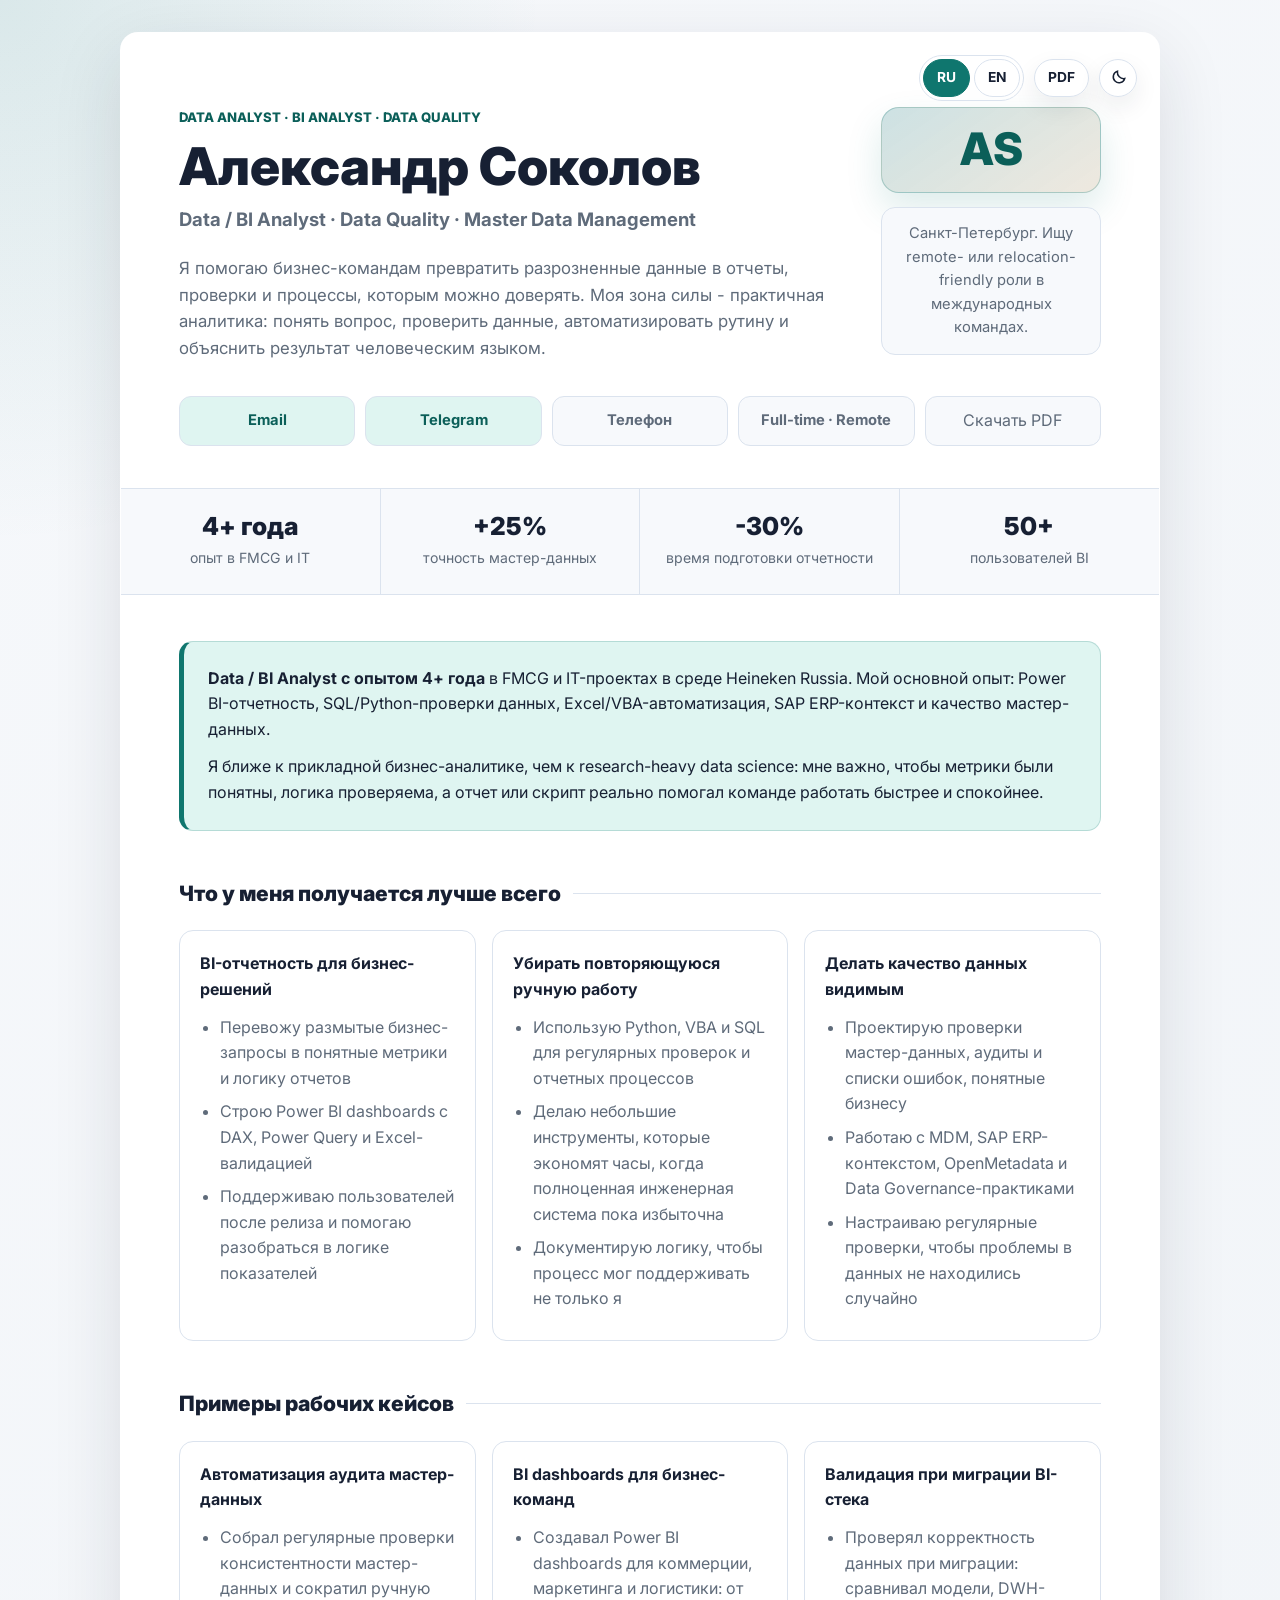
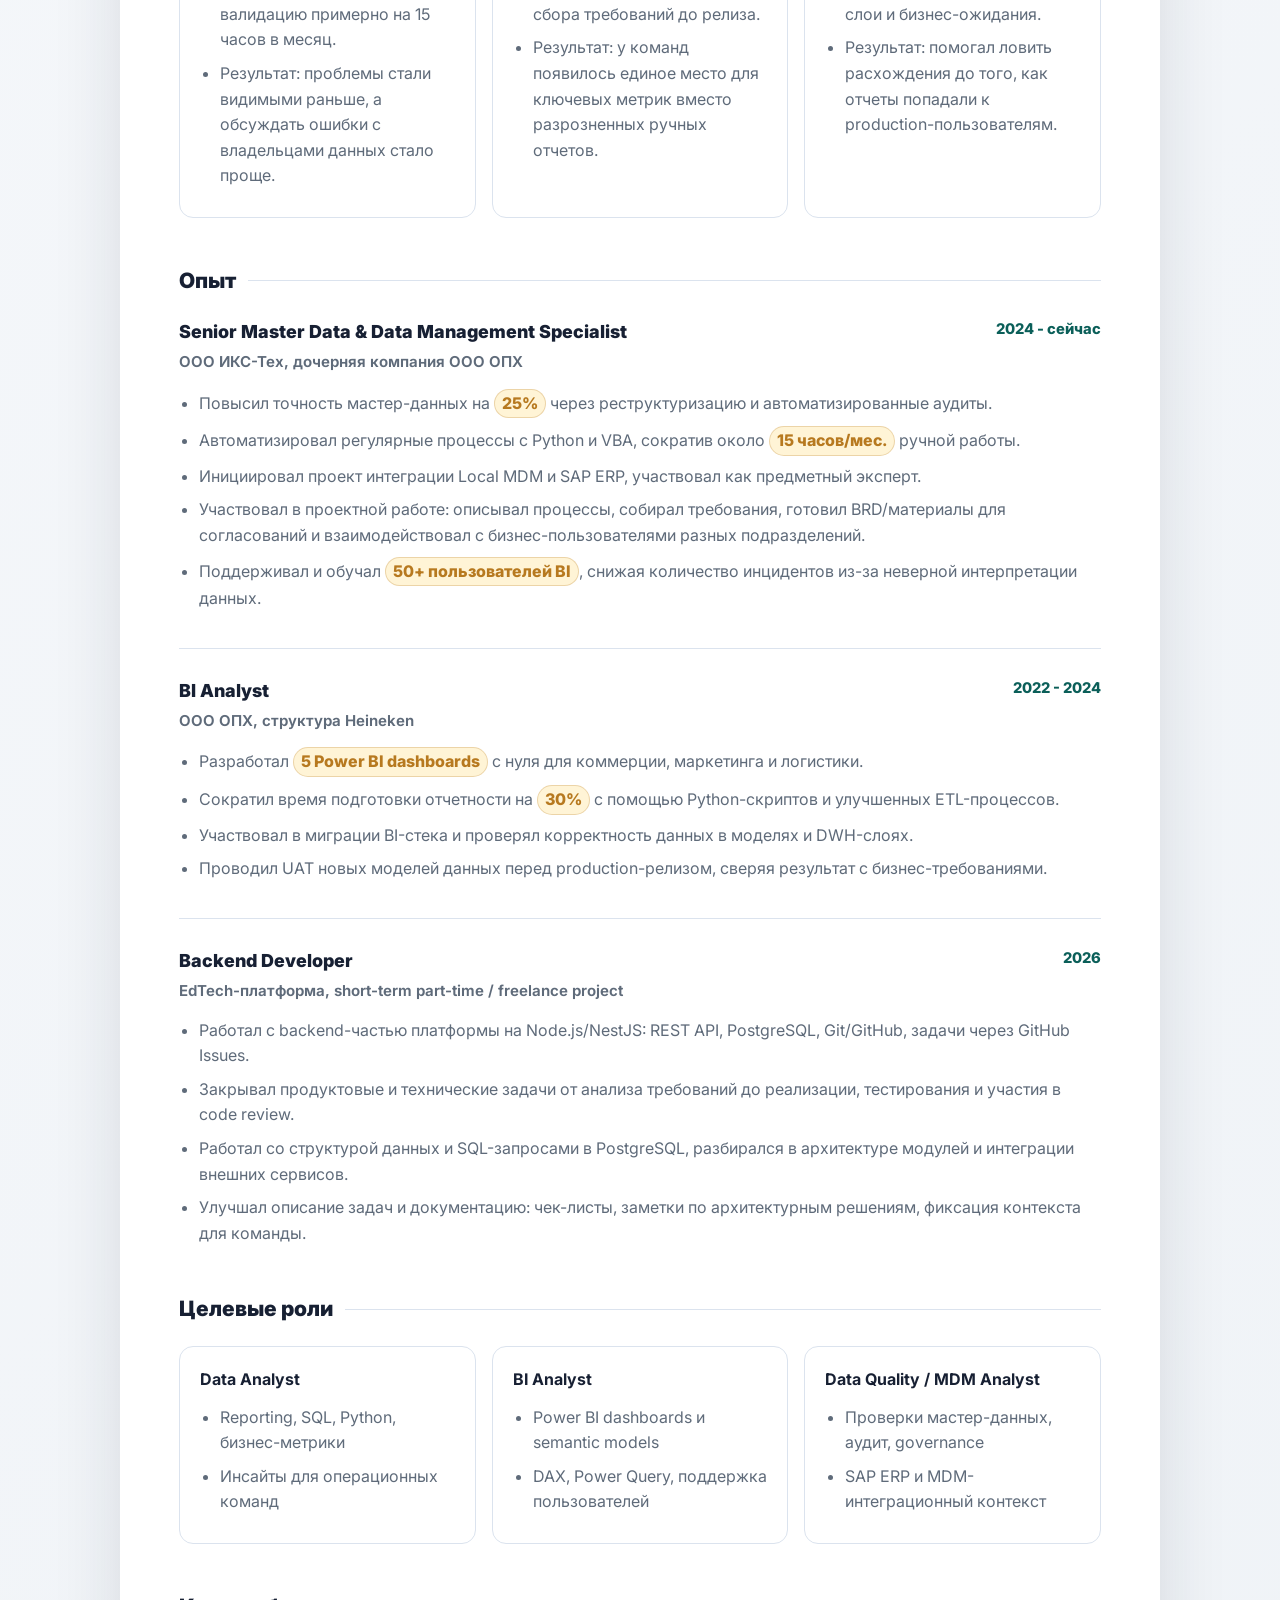
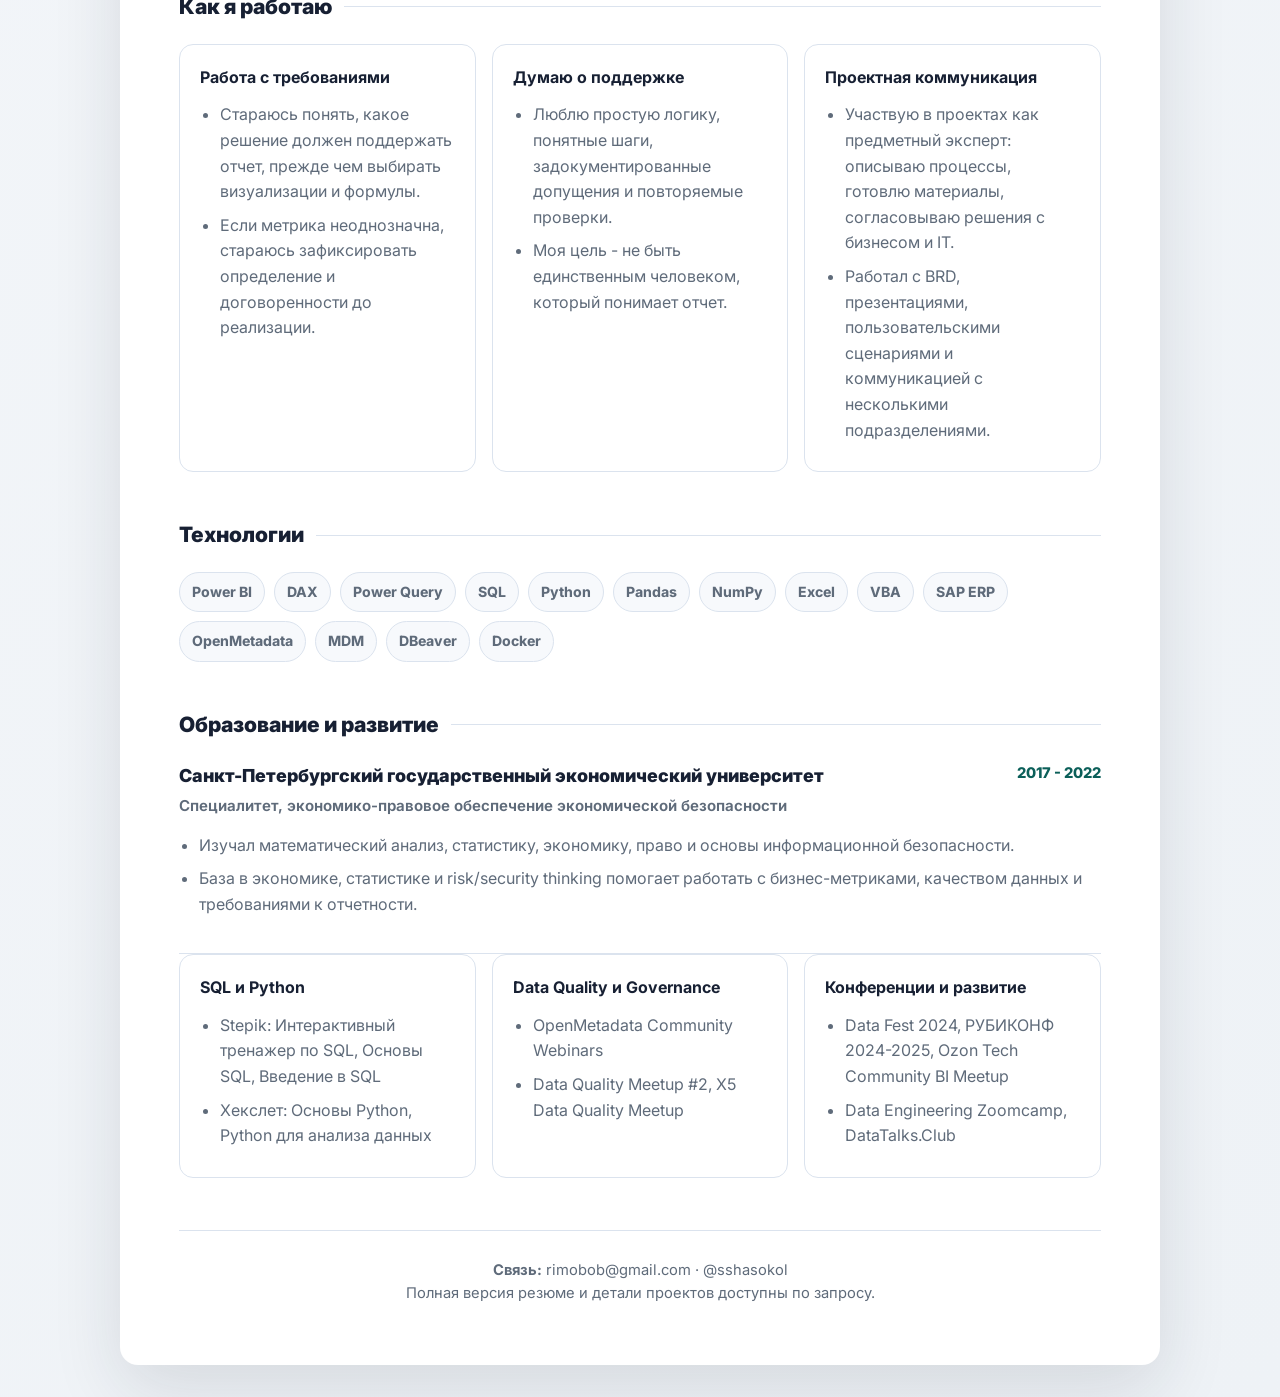
<file: index.html>
<!DOCTYPE html>
<html lang="ru">
<head>
    <meta charset="UTF-8">
    <meta name="viewport" content="width=device-width, initial-scale=1.0">
    <title>Александр Соколов | Data / BI Analyst</title>
    <meta name="description" content="Data / BI Analyst с опытом 4+ года в FMCG и IT: Power BI, SQL, Python, Data Quality, Data Governance и Master Data Management.">
    <meta name="author" content="Александр Соколов">
    <meta name="keywords" content="Data Analyst, BI Analyst, Power BI, SQL, Python, Data Quality, Data Governance, MDM, FMCG">
    <meta property="og:title" content="Александр Соколов | Data / BI Analyst">
    <meta property="og:description" content="Power BI, SQL, Python automation, Data Quality и Master Data Management.">
    <meta property="og:url" content="https://sshasokol.github.io/">
    <meta property="og:type" content="profile">
    <meta name="twitter:card" content="summary">
    <link rel="canonical" href="https://sshasokol.github.io/">
    <link rel="alternate" hreflang="ru" href="https://sshasokol.github.io/">
    <link rel="alternate" hreflang="en" href="https://sshasokol.github.io/en/">
    <link rel="preconnect" href="https://fonts.googleapis.com">
    <link rel="preconnect" href="https://fonts.gstatic.com" crossorigin>
    <link href="https://fonts.googleapis.com/css2?family=Inter:wght@400;500;650;700;800&display=swap" rel="stylesheet">
    <link rel="stylesheet" href="assets/css/style.css">
</head>
<body>
    <main class="page">
        <article class="resume-card">
            <div class="top-actions" aria-label="Управление страницей">
                <nav class="lang-switcher" aria-label="Язык">
                    <a class="lang-btn active" href="./" aria-current="page">RU</a>
                    <a class="lang-btn" href="en/index.html">EN</a>
                </nav>
                <a class="action-btn" href="assets/pdf/alexandr-sokolov-cv-ru.pdf" download>PDF</a>
                <button class="theme-toggle" type="button" data-theme-toggle aria-label="Переключить тему"></button>
            </div>

            <header class="hero">
                <div>
                    <p class="eyebrow">Data Analyst · BI Analyst · Data Quality</p>
                    <h1 class="name">Александр Соколов</h1>
                    <p class="title">Data / BI Analyst · Data Quality · Master Data Management</p>
                    <p class="tagline">Я помогаю бизнес-командам превратить разрозненные данные в отчеты, проверки и процессы, которым можно доверять. Моя зона силы - практичная аналитика: понять вопрос, проверить данные, автоматизировать рутину и объяснить результат человеческим языком.</p>
                </div>

                <aside class="hero-aside" aria-label="Краткий профиль">
                    <div class="avatar" aria-hidden="true">AS</div>
                    <p class="availability">Санкт-Петербург. Ищу remote- или relocation-friendly роли в международных командах.</p>
                </aside>
            </header>

            <section class="contact-bar" aria-label="Контакты">
                <a class="contact-item primary" href="mailto:rimobob@gmail.com">Email</a>
                <a class="contact-item primary" href="https://t.me/sshasokol" target="_blank" rel="noreferrer">Telegram</a>
                <a class="contact-item" href="tel:+79313109529">Телефон</a>
                <span class="contact-item">Full-time · Remote</span>
                <a class="contact-item contact-button" href="assets/pdf/alexandr-sokolov-cv-ru.pdf" download>Скачать PDF</a>
            </section>

            <section class="metrics-grid fade-in" aria-label="Ключевой результат">
                <div class="metric"><span class="metric-value">4+ года</span><span class="metric-label">опыт в FMCG и IT</span></div>
                <div class="metric"><span class="metric-value">+25%</span><span class="metric-label">точность мастер-данных</span></div>
                <div class="metric"><span class="metric-value">-30%</span><span class="metric-label">время подготовки отчетности</span></div>
                <div class="metric"><span class="metric-value">50+</span><span class="metric-label">пользователей BI</span></div>
            </section>

            <div class="content">
                <section class="section summary fade-in">
                    <p><strong>Data / BI Analyst с опытом 4+ года</strong> в FMCG и IT-проектах в среде Heineken Russia. Мой основной опыт: Power BI-отчетность, SQL/Python-проверки данных, Excel/VBA-автоматизация, SAP ERP-контекст и качество мастер-данных.</p>
                    <p>Я ближе к прикладной бизнес-аналитике, чем к research-heavy data science: мне важно, чтобы метрики были понятны, логика проверяема, а отчет или скрипт реально помогал команде работать быстрее и спокойнее.</p>
                </section>

                <section class="section fade-in">
                    <h2 class="section-title">Что у меня получается лучше всего</h2>
                    <div class="skills-grid">
                        <div class="skill-card">
                            <h3>BI-отчетность для бизнес-решений</h3>
                            <ul>
                                <li>Перевожу размытые бизнес-запросы в понятные метрики и логику отчетов</li>
                                <li>Строю Power BI dashboards с DAX, Power Query и Excel-валидацией</li>
                                <li>Поддерживаю пользователей после релиза и помогаю разобраться в логике показателей</li>
                            </ul>
                        </div>
                        <div class="skill-card">
                            <h3>Убирать повторяющуюся ручную работу</h3>
                            <ul>
                                <li>Использую Python, VBA и SQL для регулярных проверок и отчетных процессов</li>
                                <li>Делаю небольшие инструменты, которые экономят часы, когда полноценная инженерная система пока избыточна</li>
                                <li>Документирую логику, чтобы процесс мог поддерживать не только я</li>
                            </ul>
                        </div>
                        <div class="skill-card">
                            <h3>Делать качество данных видимым</h3>
                            <ul>
                                <li>Проектирую проверки мастер-данных, аудиты и списки ошибок, понятные бизнесу</li>
                                <li>Работаю с MDM, SAP ERP-контекстом, OpenMetadata и Data Governance-практиками</li>
                                <li>Настраиваю регулярные проверки, чтобы проблемы в данных не находились случайно</li>
                            </ul>
                        </div>
                    </div>
                </section>

                <section class="section fade-in">
                    <h2 class="section-title">Примеры рабочих кейсов</h2>
                    <div class="focus-grid">
                        <div class="focus-card">
                            <h3>Автоматизация аудита мастер-данных</h3>
                            <ul>
                                <li>Собрал регулярные проверки консистентности мастер-данных и сократил ручную валидацию примерно на 15 часов в месяц.</li>
                                <li>Результат: проблемы стали видимыми раньше, а обсуждать ошибки с владельцами данных стало проще.</li>
                            </ul>
                        </div>
                        <div class="focus-card">
                            <h3>BI dashboards для бизнес-команд</h3>
                            <ul>
                                <li>Создавал Power BI dashboards для коммерции, маркетинга и логистики: от сбора требований до релиза.</li>
                                <li>Результат: у команд появилось единое место для ключевых метрик вместо разрозненных ручных отчетов.</li>
                            </ul>
                        </div>
                        <div class="focus-card">
                            <h3>Валидация при миграции BI-стека</h3>
                            <ul>
                                <li>Проверял корректность данных при миграции: сравнивал модели, DWH-слои и бизнес-ожидания.</li>
                                <li>Результат: помогал ловить расхождения до того, как отчеты попадали к production-пользователям.</li>
                            </ul>
                        </div>
                    </div>
                </section>

                <section class="section fade-in">
                    <h2 class="section-title">Опыт</h2>
                    <div class="job">
                        <div class="job-head">
                            <div>
                                <h3 class="job-title">Senior Master Data & Data Management Specialist</h3>
                                <p class="job-meta">ООО ИКС-Тех, дочерняя компания ООО ОПХ</p>
                            </div>
                            <p class="job-date">2024 - сейчас</p>
                        </div>
                        <ul>
                            <li>Повысил точность мастер-данных на <span class="highlight">25%</span> через реструктуризацию и автоматизированные аудиты.</li>
                            <li>Автоматизировал регулярные процессы с Python и VBA, сократив около <span class="highlight">15 часов/мес.</span> ручной работы.</li>
                            <li>Инициировал проект интеграции Local MDM и SAP ERP, участвовал как предметный эксперт.</li>
                            <li>Участвовал в проектной работе: описывал процессы, собирал требования, готовил BRD/материалы для согласований и взаимодействовал с бизнес-пользователями разных подразделений.</li>
                            <li>Поддерживал и обучал <span class="highlight">50+ пользователей BI</span>, снижая количество инцидентов из-за неверной интерпретации данных.</li>
                        </ul>
                    </div>

                    <div class="job">
                        <div class="job-head">
                            <div>
                                <h3 class="job-title">BI Analyst</h3>
                                <p class="job-meta">ООО ОПХ, структура Heineken</p>
                            </div>
                            <p class="job-date">2022 - 2024</p>
                        </div>
                        <ul>
                            <li>Разработал <span class="highlight">5 Power BI dashboards</span> с нуля для коммерции, маркетинга и логистики.</li>
                            <li>Сократил время подготовки отчетности на <span class="highlight">30%</span> с помощью Python-скриптов и улучшенных ETL-процессов.</li>
                            <li>Участвовал в миграции BI-стека и проверял корректность данных в моделях и DWH-слоях.</li>
                            <li>Проводил UAT новых моделей данных перед production-релизом, сверяя результат с бизнес-требованиями.</li>
                        </ul>
                    </div>

                    <div class="job">
                        <div class="job-head">
                            <div>
                                <h3 class="job-title">Backend Developer</h3>
                                <p class="job-meta">EdTech-платформа, short-term part-time / freelance project</p>
                            </div>
                            <p class="job-date">2026</p>
                        </div>
                        <ul>
                            <li>Работал с backend-частью платформы на Node.js/NestJS: REST API, PostgreSQL, Git/GitHub, задачи через GitHub Issues.</li>
                            <li>Закрывал продуктовые и технические задачи от анализа требований до реализации, тестирования и участия в code review.</li>
                            <li>Работал со структурой данных и SQL-запросами в PostgreSQL, разбирался в архитектуре модулей и интеграции внешних сервисов.</li>
                            <li>Улучшал описание задач и документацию: чек-листы, заметки по архитектурным решениям, фиксация контекста для команды.</li>
                        </ul>
                    </div>
                </section>

                <section class="section fade-in">
                    <h2 class="section-title">Целевые роли</h2>
                    <div class="focus-grid">
                        <div class="focus-card">
                            <h3>Data Analyst</h3>
                            <ul>
                                <li>Reporting, SQL, Python, бизнес-метрики</li>
                                <li>Инсайты для операционных команд</li>
                            </ul>
                        </div>
                        <div class="focus-card">
                            <h3>BI Analyst</h3>
                            <ul>
                                <li>Power BI dashboards и semantic models</li>
                                <li>DAX, Power Query, поддержка пользователей</li>
                            </ul>
                        </div>
                        <div class="focus-card">
                            <h3>Data Quality / MDM Analyst</h3>
                            <ul>
                                <li>Проверки мастер-данных, аудит, governance</li>
                                <li>SAP ERP и MDM-интеграционный контекст</li>
                            </ul>
                        </div>
                    </div>
                </section>

                <section class="section fade-in">
                    <h2 class="section-title">Как я работаю</h2>
                    <div class="skills-grid">
                        <div class="skill-card">
                            <h3>Работа с требованиями</h3>
                            <ul>
                                <li>Стараюсь понять, какое решение должен поддержать отчет, прежде чем выбирать визуализации и формулы.</li>
                                <li>Если метрика неоднозначна, стараюсь зафиксировать определение и договоренности до реализации.</li>
                            </ul>
                        </div>
                        <div class="skill-card">
                            <h3>Думаю о поддержке</h3>
                            <ul>
                                <li>Люблю простую логику, понятные шаги, задокументированные допущения и повторяемые проверки.</li>
                                <li>Моя цель - не быть единственным человеком, который понимает отчет.</li>
                            </ul>
                        </div>
                        <div class="skill-card">
                            <h3>Проектная коммуникация</h3>
                            <ul>
                                <li>Участвую в проектах как предметный эксперт: описываю процессы, готовлю материалы, согласовываю решения с бизнесом и IT.</li>
                                <li>Работал с BRD, презентациями, пользовательскими сценариями и коммуникацией с несколькими подразделениями.</li>
                            </ul>
                        </div>
                    </div>
                </section>

                <section class="section fade-in">
                    <h2 class="section-title">Технологии</h2>
                    <div class="tech-list" aria-label="Стек технологий">
                        <span class="tech-tag">Power BI</span>
                        <span class="tech-tag">DAX</span>
                        <span class="tech-tag">Power Query</span>
                        <span class="tech-tag">SQL</span>
                        <span class="tech-tag">Python</span>
                        <span class="tech-tag">Pandas</span>
                        <span class="tech-tag">NumPy</span>
                        <span class="tech-tag">Excel</span>
                        <span class="tech-tag">VBA</span>
                        <span class="tech-tag">SAP ERP</span>
                        <span class="tech-tag">OpenMetadata</span>
                        <span class="tech-tag">MDM</span>
                        <span class="tech-tag">DBeaver</span>
                        <span class="tech-tag">Docker</span>
                    </div>
                </section>

                <section class="section fade-in">
                    <h2 class="section-title">Образование и развитие</h2>
                    <div class="job">
                        <div class="job-head">
                            <div>
                                <h3 class="job-title">Санкт-Петербургский государственный экономический университет</h3>
                                <p class="job-meta">Специалитет, экономико-правовое обеспечение экономической безопасности</p>
                            </div>
                            <p class="job-date">2017 - 2022</p>
                        </div>
                        <ul>
                            <li>Изучал математический анализ, статистику, экономику, право и основы информационной безопасности.</li>
                            <li>База в экономике, статистике и risk/security thinking помогает работать с бизнес-метриками, качеством данных и требованиями к отчетности.</li>
                        </ul>
                    </div>
                    <div class="focus-grid">
                        <div class="focus-card">
                            <h3>SQL и Python</h3>
                            <ul>
                                <li>Stepik: Интерактивный тренажер по SQL, Основы SQL, Введение в SQL</li>
                                <li>Хекслет: Основы Python, Python для анализа данных</li>
                            </ul>
                        </div>
                        <div class="focus-card">
                            <h3>Data Quality и Governance</h3>
                            <ul>
                                <li>OpenMetadata Community Webinars</li>
                                <li>Data Quality Meetup #2, X5 Data Quality Meetup</li>
                            </ul>
                        </div>
                        <div class="focus-card">
                            <h3>Конференции и развитие</h3>
                            <ul>
                                <li>Data Fest 2024, РУБИКОНФ 2024-2025, Ozon Tech Community BI Meetup</li>
                                <li>Data Engineering Zoomcamp, DataTalks.Club</li>
                            </ul>
                        </div>
                    </div>
                </section>

                <footer class="footer">
                    <p><strong>Связь:</strong> <a href="mailto:rimobob@gmail.com">rimobob@gmail.com</a> · <a href="https://t.me/sshasokol" target="_blank" rel="noreferrer">@sshasokol</a></p>
                    <p>Полная версия резюме и детали проектов доступны по запросу.</p>
                </footer>
            </div>
        </article>
    </main>

    <script src="assets/js/main.js"></script>
</body>
</html>
</file>
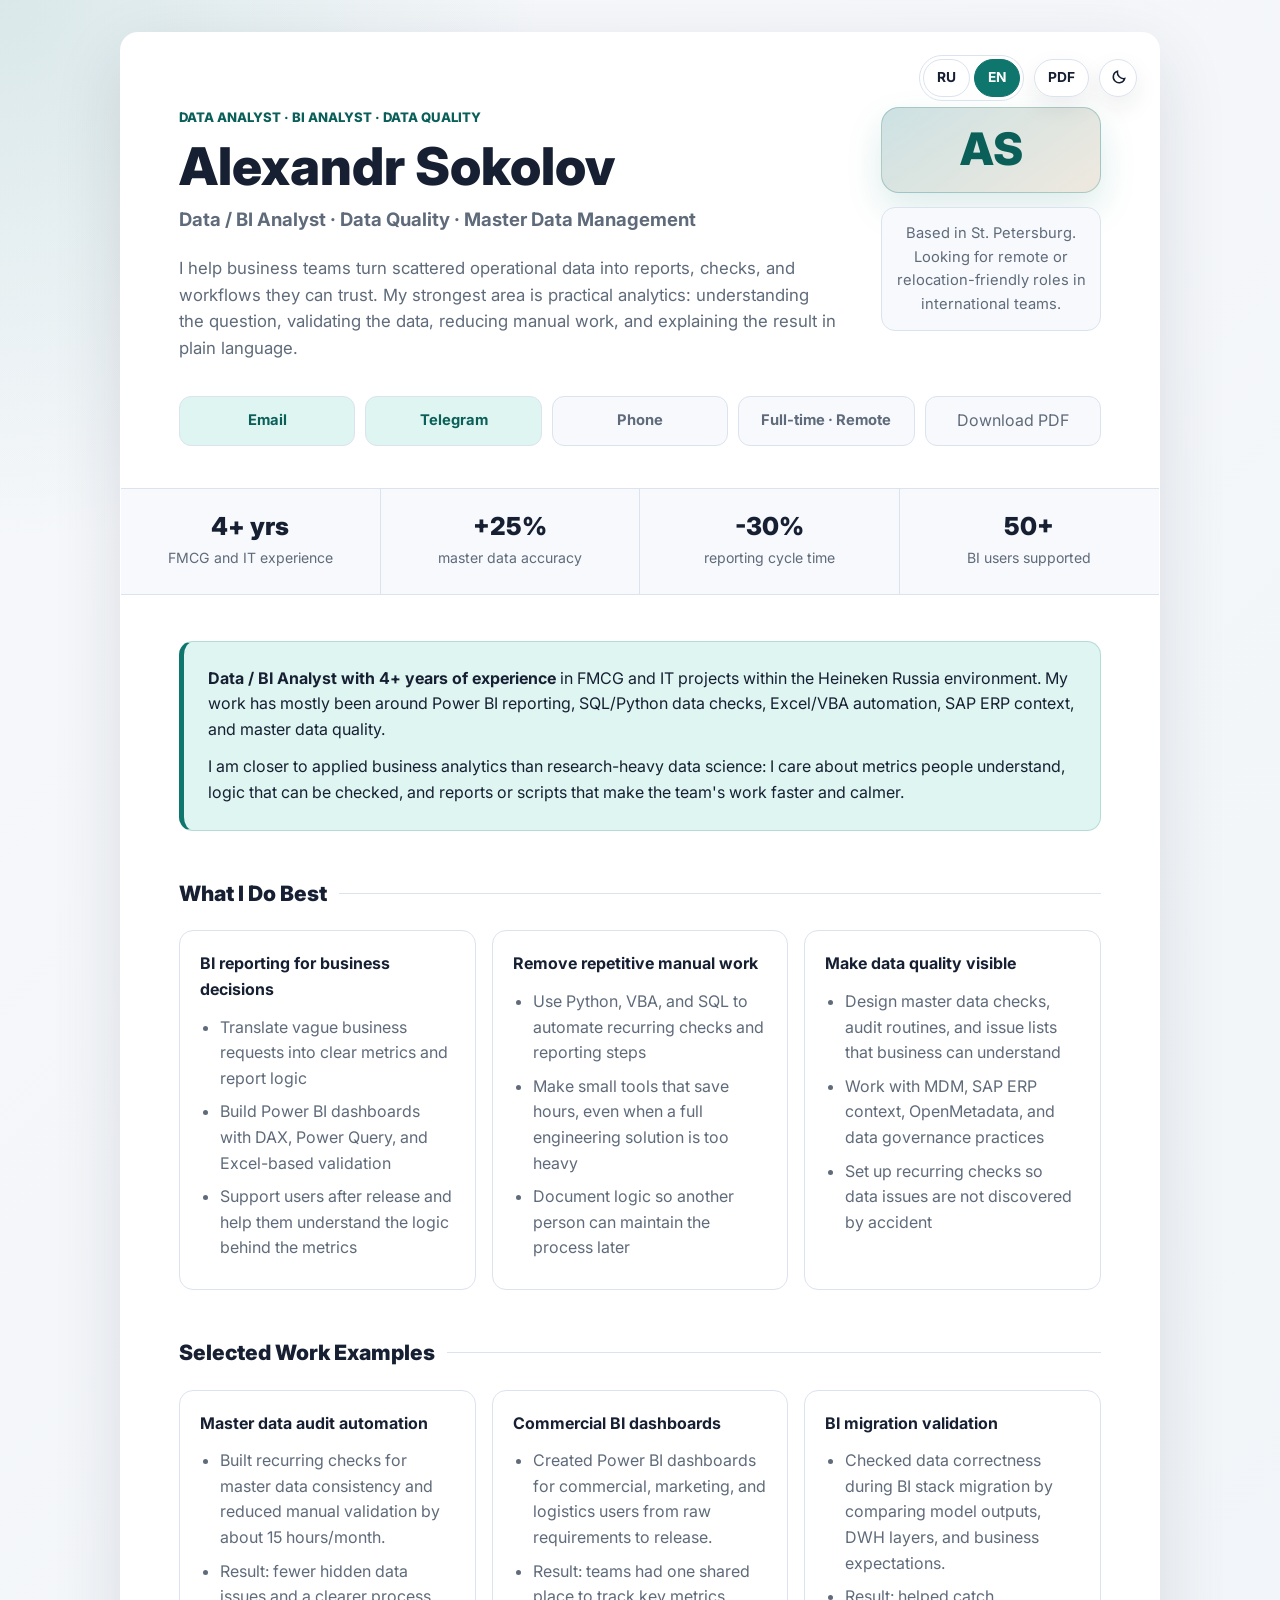
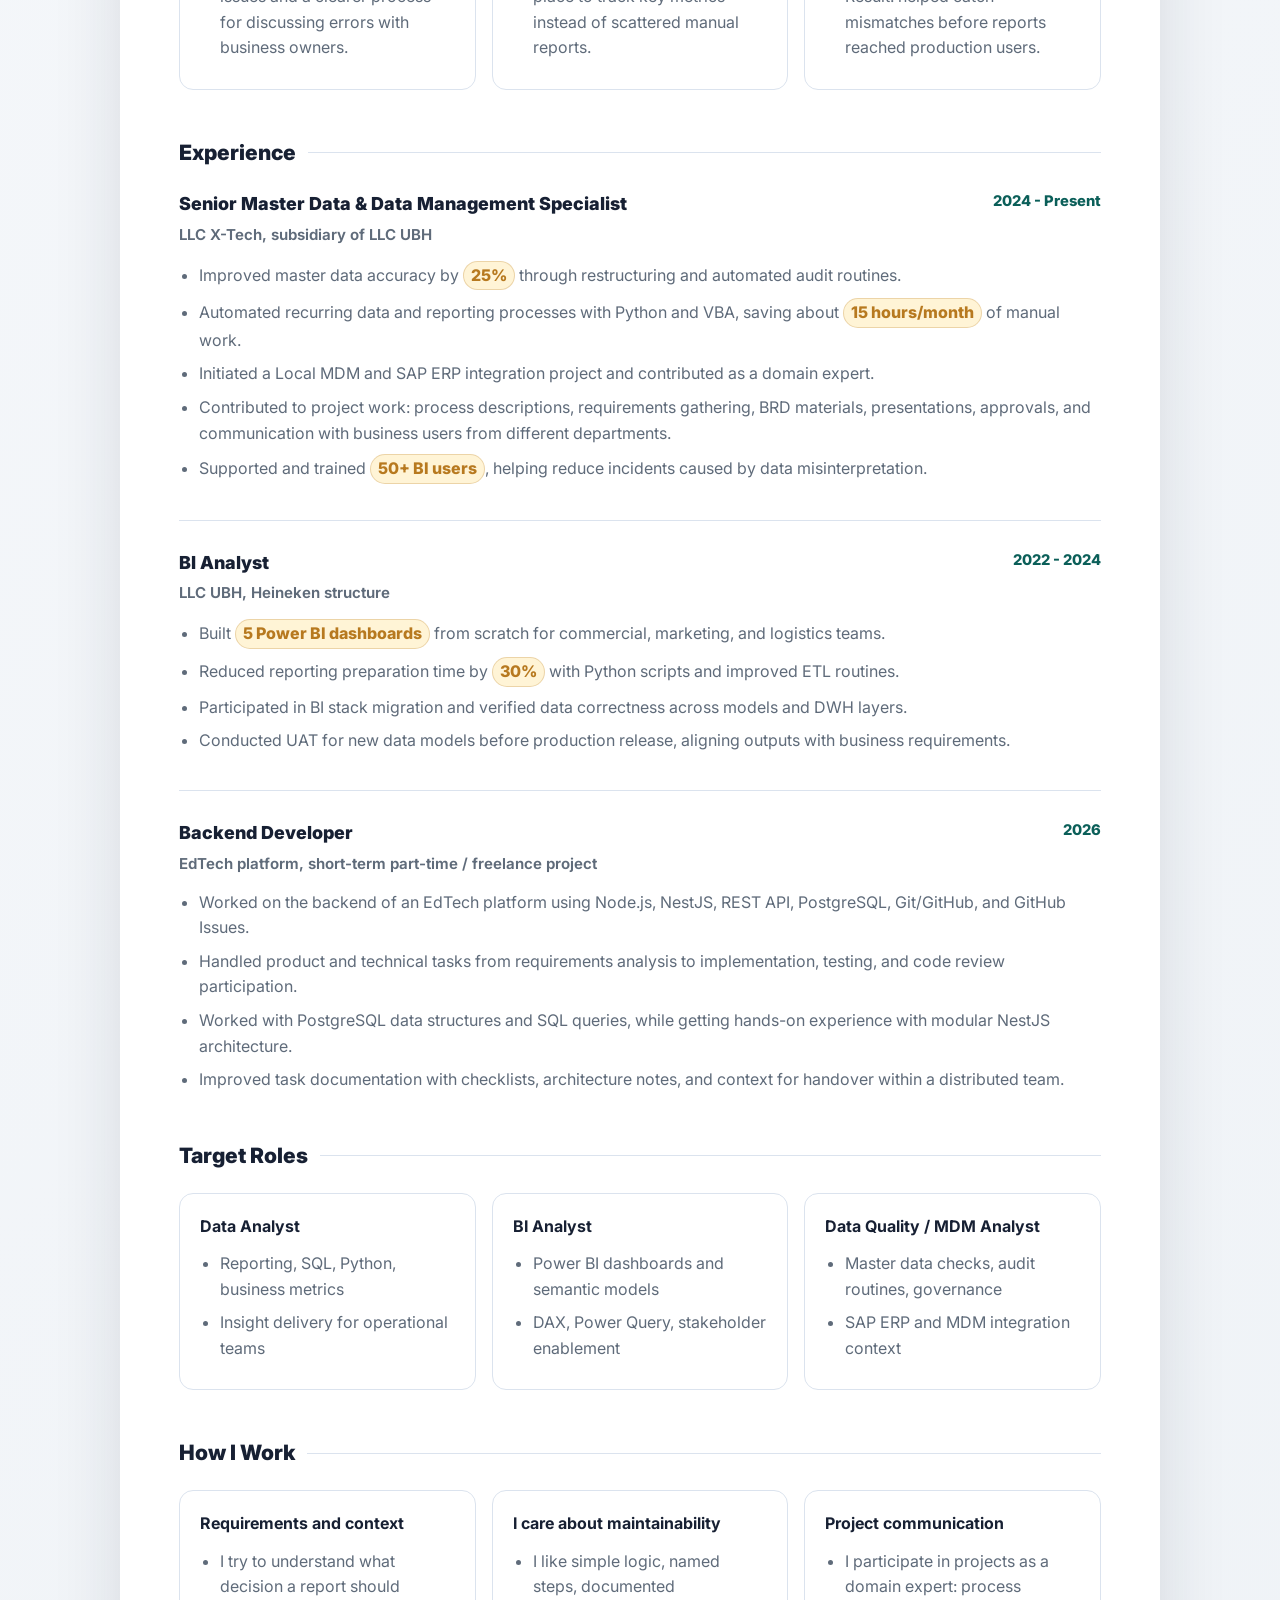
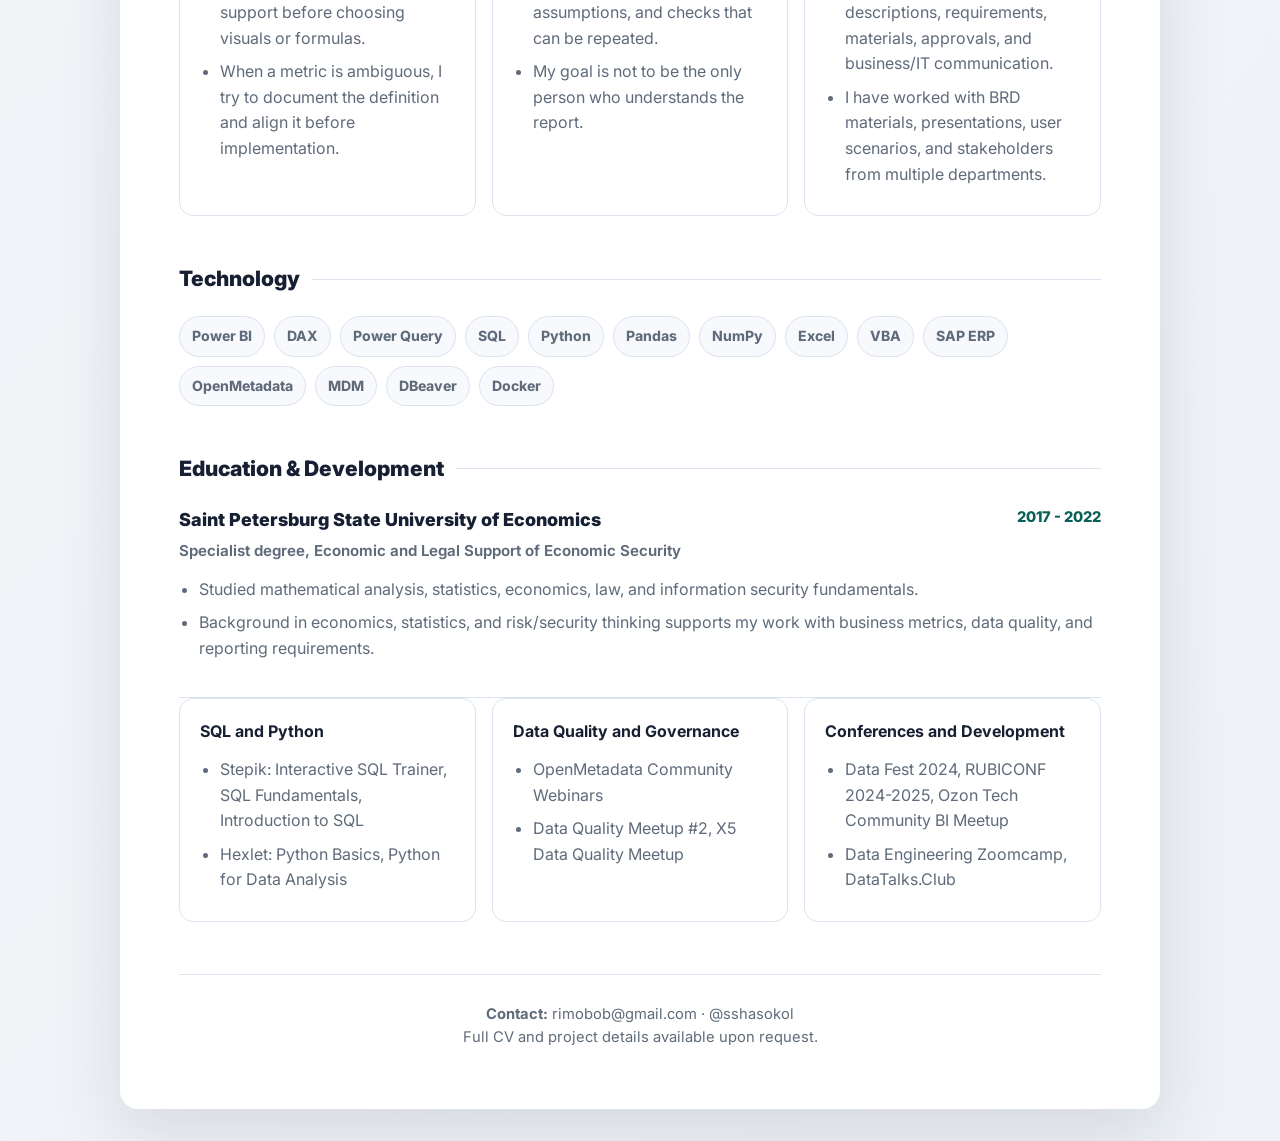
<file: en/index.html>
<!DOCTYPE html>
<html lang="en">
<head>
    <meta charset="UTF-8">
    <meta name="viewport" content="width=device-width, initial-scale=1.0">
    <title>Alexandr Sokolov | Data / BI Analyst</title>
    <meta name="description" content="Data / BI Analyst with 4+ years in FMCG and IT, focused on Power BI, SQL, Python automation, Data Quality, and Master Data Management.">
    <meta name="author" content="Alexandr Sokolov">
    <meta name="keywords" content="Data Analyst, BI Analyst, Power BI, SQL, Python, Data Quality, Data Governance, MDM, FMCG">
    <meta property="og:title" content="Alexandr Sokolov | Data / BI Analyst">
    <meta property="og:description" content="Power BI, SQL, Python automation, Data Quality, and Master Data Management.">
    <meta property="og:url" content="https://sshasokol.github.io/en/">
    <meta property="og:type" content="profile">
    <meta name="twitter:card" content="summary">
    <link rel="canonical" href="https://sshasokol.github.io/en/">
    <link rel="alternate" hreflang="ru" href="https://sshasokol.github.io/">
    <link rel="alternate" hreflang="en" href="https://sshasokol.github.io/en/">
    <link rel="preconnect" href="https://fonts.googleapis.com">
    <link rel="preconnect" href="https://fonts.gstatic.com" crossorigin>
    <link href="https://fonts.googleapis.com/css2?family=Inter:wght@400;500;650;700;800&display=swap" rel="stylesheet">
    <link rel="stylesheet" href="../assets/css/style.css">
</head>
<body>
    <main class="page">
        <article class="resume-card">
            <div class="top-actions" aria-label="Page controls">
                <nav class="lang-switcher" aria-label="Language">
                    <a class="lang-btn" href="../index.html">RU</a>
                    <a class="lang-btn active" href="./" aria-current="page">EN</a>
                </nav>
                <a class="action-btn" href="../assets/pdf/alexandr-sokolov-cv-en.pdf" download>PDF</a>
                <button class="theme-toggle" type="button" data-theme-toggle aria-label="Switch theme"></button>
            </div>

            <header class="hero">
                <div>
                    <p class="eyebrow">Data Analyst · BI Analyst · Data Quality</p>
                    <h1 class="name">Alexandr Sokolov</h1>
                    <p class="title">Data / BI Analyst · Data Quality · Master Data Management</p>
                    <p class="tagline">I help business teams turn scattered operational data into reports, checks, and workflows they can trust. My strongest area is practical analytics: understanding the question, validating the data, reducing manual work, and explaining the result in plain language.</p>
                </div>

                <aside class="hero-aside" aria-label="Profile summary">
                    <div class="avatar" aria-hidden="true">AS</div>
                    <p class="availability">Based in St. Petersburg. Looking for remote or relocation-friendly roles in international teams.</p>
                </aside>
            </header>

            <section class="contact-bar" aria-label="Contacts">
                <a class="contact-item primary" href="mailto:rimobob@gmail.com">Email</a>
                <a class="contact-item primary" href="https://t.me/sshasokol" target="_blank" rel="noreferrer">Telegram</a>
                <a class="contact-item" href="tel:+79313109529">Phone</a>
                <span class="contact-item">Full-time · Remote</span>
                <a class="contact-item contact-button" href="../assets/pdf/alexandr-sokolov-cv-en.pdf" download>Download PDF</a>
            </section>

            <section class="metrics-grid fade-in" aria-label="Selected impact">
                <div class="metric"><span class="metric-value">4+ yrs</span><span class="metric-label">FMCG and IT experience</span></div>
                <div class="metric"><span class="metric-value">+25%</span><span class="metric-label">master data accuracy</span></div>
                <div class="metric"><span class="metric-value">-30%</span><span class="metric-label">reporting cycle time</span></div>
                <div class="metric"><span class="metric-value">50+</span><span class="metric-label">BI users supported</span></div>
            </section>

            <div class="content">
                <section class="section summary fade-in">
                    <p><strong>Data / BI Analyst with 4+ years of experience</strong> in FMCG and IT projects within the Heineken Russia environment. My work has mostly been around Power BI reporting, SQL/Python data checks, Excel/VBA automation, SAP ERP context, and master data quality.</p>
                    <p>I am closer to applied business analytics than research-heavy data science: I care about metrics people understand, logic that can be checked, and reports or scripts that make the team's work faster and calmer.</p>
                </section>

                <section class="section fade-in">
                    <h2 class="section-title">What I Do Best</h2>
                    <div class="skills-grid">
                        <div class="skill-card">
                            <h3>BI reporting for business decisions</h3>
                            <ul>
                                <li>Translate vague business requests into clear metrics and report logic</li>
                                <li>Build Power BI dashboards with DAX, Power Query, and Excel-based validation</li>
                                <li>Support users after release and help them understand the logic behind the metrics</li>
                            </ul>
                        </div>
                        <div class="skill-card">
                            <h3>Remove repetitive manual work</h3>
                            <ul>
                                <li>Use Python, VBA, and SQL to automate recurring checks and reporting steps</li>
                                <li>Make small tools that save hours, even when a full engineering solution is too heavy</li>
                                <li>Document logic so another person can maintain the process later</li>
                            </ul>
                        </div>
                        <div class="skill-card">
                            <h3>Make data quality visible</h3>
                            <ul>
                                <li>Design master data checks, audit routines, and issue lists that business can understand</li>
                                <li>Work with MDM, SAP ERP context, OpenMetadata, and data governance practices</li>
                                <li>Set up recurring checks so data issues are not discovered by accident</li>
                            </ul>
                        </div>
                    </div>
                </section>

                <section class="section fade-in">
                    <h2 class="section-title">Selected Work Examples</h2>
                    <div class="focus-grid">
                        <div class="focus-card">
                            <h3>Master data audit automation</h3>
                            <ul>
                                <li>Built recurring checks for master data consistency and reduced manual validation by about 15 hours/month.</li>
                                <li>Result: fewer hidden data issues and a clearer process for discussing errors with business owners.</li>
                            </ul>
                        </div>
                        <div class="focus-card">
                            <h3>Commercial BI dashboards</h3>
                            <ul>
                                <li>Created Power BI dashboards for commercial, marketing, and logistics users from raw requirements to release.</li>
                                <li>Result: teams had one shared place to track key metrics instead of scattered manual reports.</li>
                            </ul>
                        </div>
                        <div class="focus-card">
                            <h3>BI migration validation</h3>
                            <ul>
                                <li>Checked data correctness during BI stack migration by comparing model outputs, DWH layers, and business expectations.</li>
                                <li>Result: helped catch mismatches before reports reached production users.</li>
                            </ul>
                        </div>
                    </div>
                </section>

                <section class="section fade-in">
                    <h2 class="section-title">Experience</h2>
                    <div class="job">
                        <div class="job-head">
                            <div>
                                <h3 class="job-title">Senior Master Data & Data Management Specialist</h3>
                                <p class="job-meta">LLC X-Tech, subsidiary of LLC UBH</p>
                            </div>
                            <p class="job-date">2024 - Present</p>
                        </div>
                        <ul>
                            <li>Improved master data accuracy by <span class="highlight">25%</span> through restructuring and automated audit routines.</li>
                            <li>Automated recurring data and reporting processes with Python and VBA, saving about <span class="highlight">15 hours/month</span> of manual work.</li>
                            <li>Initiated a Local MDM and SAP ERP integration project and contributed as a domain expert.</li>
                            <li>Contributed to project work: process descriptions, requirements gathering, BRD materials, presentations, approvals, and communication with business users from different departments.</li>
                            <li>Supported and trained <span class="highlight">50+ BI users</span>, helping reduce incidents caused by data misinterpretation.</li>
                        </ul>
                    </div>

                    <div class="job">
                        <div class="job-head">
                            <div>
                                <h3 class="job-title">BI Analyst</h3>
                                <p class="job-meta">LLC UBH, Heineken structure</p>
                            </div>
                            <p class="job-date">2022 - 2024</p>
                        </div>
                        <ul>
                            <li>Built <span class="highlight">5 Power BI dashboards</span> from scratch for commercial, marketing, and logistics teams.</li>
                            <li>Reduced reporting preparation time by <span class="highlight">30%</span> with Python scripts and improved ETL routines.</li>
                            <li>Participated in BI stack migration and verified data correctness across models and DWH layers.</li>
                            <li>Conducted UAT for new data models before production release, aligning outputs with business requirements.</li>
                        </ul>
                    </div>

                    <div class="job">
                        <div class="job-head">
                            <div>
                                <h3 class="job-title">Backend Developer</h3>
                                <p class="job-meta">EdTech platform, short-term part-time / freelance project</p>
                            </div>
                            <p class="job-date">2026</p>
                        </div>
                        <ul>
                            <li>Worked on the backend of an EdTech platform using Node.js, NestJS, REST API, PostgreSQL, Git/GitHub, and GitHub Issues.</li>
                            <li>Handled product and technical tasks from requirements analysis to implementation, testing, and code review participation.</li>
                            <li>Worked with PostgreSQL data structures and SQL queries, while getting hands-on experience with modular NestJS architecture.</li>
                            <li>Improved task documentation with checklists, architecture notes, and context for handover within a distributed team.</li>
                        </ul>
                    </div>
                </section>

                <section class="section fade-in">
                    <h2 class="section-title">Target Roles</h2>
                    <div class="focus-grid">
                        <div class="focus-card">
                            <h3>Data Analyst</h3>
                            <ul>
                                <li>Reporting, SQL, Python, business metrics</li>
                                <li>Insight delivery for operational teams</li>
                            </ul>
                        </div>
                        <div class="focus-card">
                            <h3>BI Analyst</h3>
                            <ul>
                                <li>Power BI dashboards and semantic models</li>
                                <li>DAX, Power Query, stakeholder enablement</li>
                            </ul>
                        </div>
                        <div class="focus-card">
                            <h3>Data Quality / MDM Analyst</h3>
                            <ul>
                                <li>Master data checks, audit routines, governance</li>
                                <li>SAP ERP and MDM integration context</li>
                            </ul>
                        </div>
                    </div>
                </section>

                <section class="section fade-in">
                    <h2 class="section-title">How I Work</h2>
                    <div class="skills-grid">
                        <div class="skill-card">
                            <h3>Requirements and context</h3>
                            <ul>
                                <li>I try to understand what decision a report should support before choosing visuals or formulas.</li>
                                <li>When a metric is ambiguous, I try to document the definition and align it before implementation.</li>
                            </ul>
                        </div>
                        <div class="skill-card">
                            <h3>I care about maintainability</h3>
                            <ul>
                                <li>I like simple logic, named steps, documented assumptions, and checks that can be repeated.</li>
                                <li>My goal is not to be the only person who understands the report.</li>
                            </ul>
                        </div>
                        <div class="skill-card">
                            <h3>Project communication</h3>
                            <ul>
                                <li>I participate in projects as a domain expert: process descriptions, requirements, materials, approvals, and business/IT communication.</li>
                                <li>I have worked with BRD materials, presentations, user scenarios, and stakeholders from multiple departments.</li>
                            </ul>
                        </div>
                    </div>
                </section>

                <section class="section fade-in">
                    <h2 class="section-title">Technology</h2>
                    <div class="tech-list" aria-label="Technology stack">
                        <span class="tech-tag">Power BI</span>
                        <span class="tech-tag">DAX</span>
                        <span class="tech-tag">Power Query</span>
                        <span class="tech-tag">SQL</span>
                        <span class="tech-tag">Python</span>
                        <span class="tech-tag">Pandas</span>
                        <span class="tech-tag">NumPy</span>
                        <span class="tech-tag">Excel</span>
                        <span class="tech-tag">VBA</span>
                        <span class="tech-tag">SAP ERP</span>
                        <span class="tech-tag">OpenMetadata</span>
                        <span class="tech-tag">MDM</span>
                        <span class="tech-tag">DBeaver</span>
                        <span class="tech-tag">Docker</span>
                    </div>
                </section>

                <section class="section fade-in">
                    <h2 class="section-title">Education & Development</h2>
                    <div class="job">
                        <div class="job-head">
                            <div>
                                <h3 class="job-title">Saint Petersburg State University of Economics</h3>
                                <p class="job-meta">Specialist degree, Economic and Legal Support of Economic Security</p>
                            </div>
                            <p class="job-date">2017 - 2022</p>
                        </div>
                        <ul>
                            <li>Studied mathematical analysis, statistics, economics, law, and information security fundamentals.</li>
                            <li>Background in economics, statistics, and risk/security thinking supports my work with business metrics, data quality, and reporting requirements.</li>
                        </ul>
                    </div>
                    <div class="focus-grid">
                        <div class="focus-card">
                            <h3>SQL and Python</h3>
                            <ul>
                                <li>Stepik: Interactive SQL Trainer, SQL Fundamentals, Introduction to SQL</li>
                                <li>Hexlet: Python Basics, Python for Data Analysis</li>
                            </ul>
                        </div>
                        <div class="focus-card">
                            <h3>Data Quality and Governance</h3>
                            <ul>
                                <li>OpenMetadata Community Webinars</li>
                                <li>Data Quality Meetup #2, X5 Data Quality Meetup</li>
                            </ul>
                        </div>
                        <div class="focus-card">
                            <h3>Conferences and Development</h3>
                            <ul>
                                <li>Data Fest 2024, RUBICONF 2024-2025, Ozon Tech Community BI Meetup</li>
                                <li>Data Engineering Zoomcamp, DataTalks.Club</li>
                            </ul>
                        </div>
                    </div>
                </section>

                <footer class="footer">
                    <p><strong>Contact:</strong> <a href="mailto:rimobob@gmail.com">rimobob@gmail.com</a> · <a href="https://t.me/sshasokol" target="_blank" rel="noreferrer">@sshasokol</a></p>
                    <p>Full CV and project details available upon request.</p>
                </footer>
            </div>
        </article>
    </main>

    <script src="../assets/js/main.js"></script>
</body>
</html>
</file>
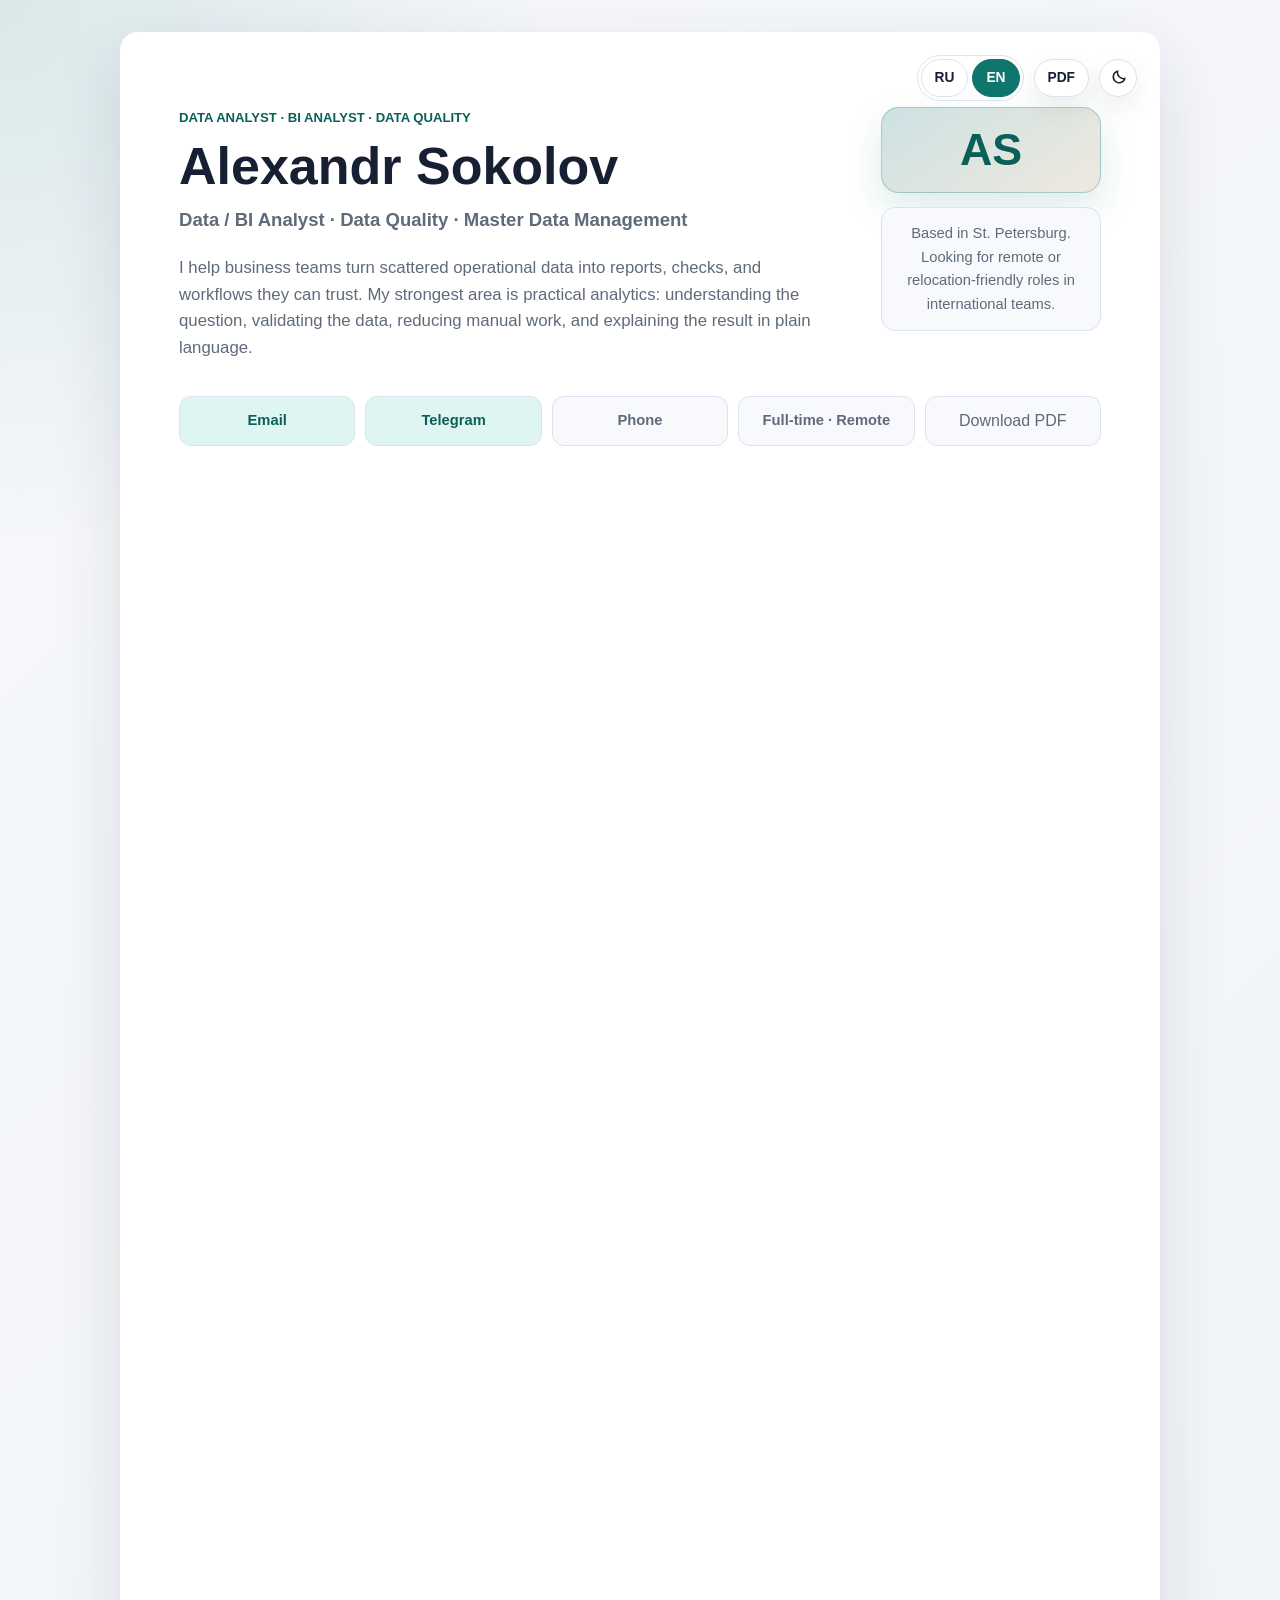
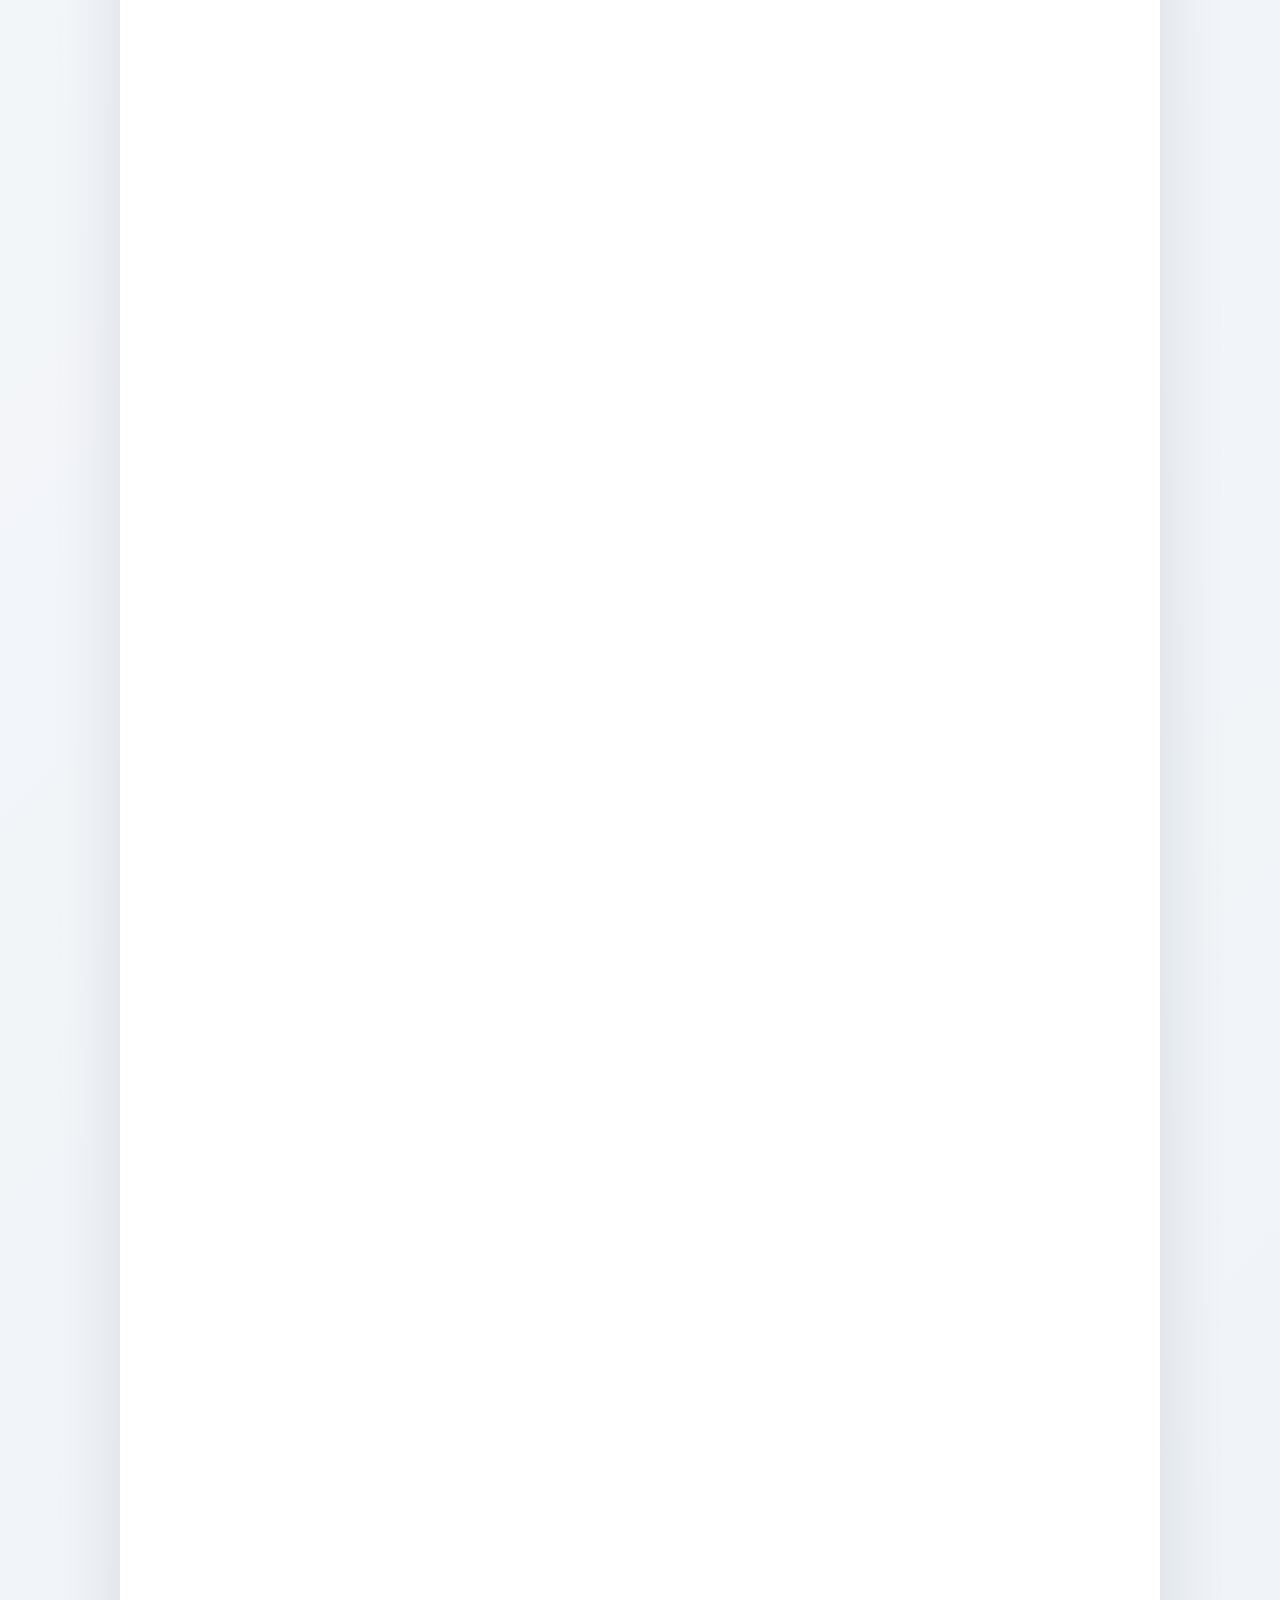
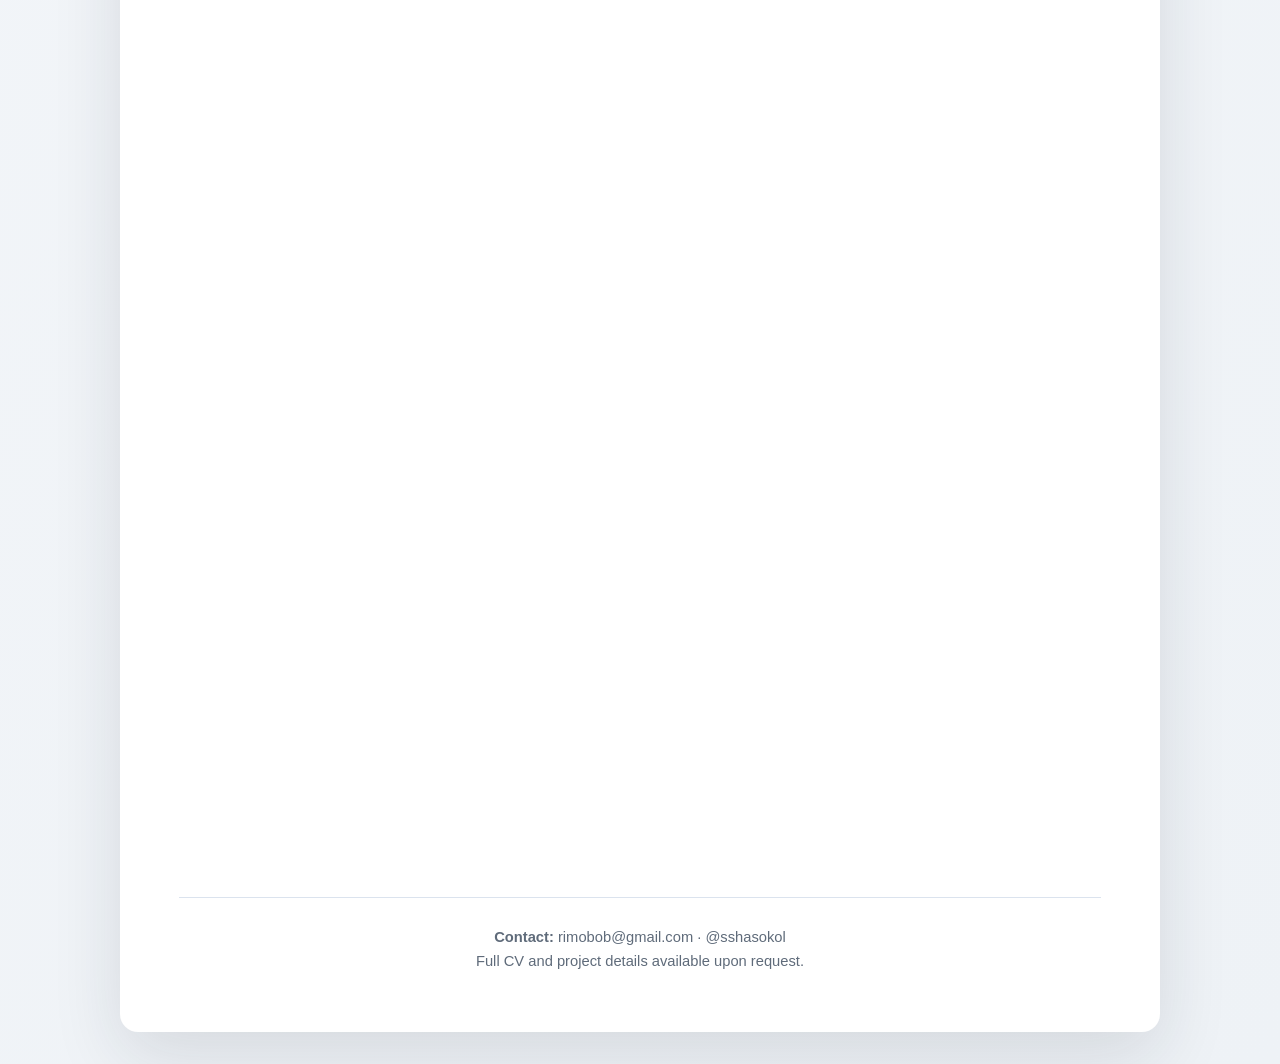
<file: index_en.html>
<!DOCTYPE html>
<html lang="en">
<head>
    <meta charset="UTF-8">
    <meta name="viewport" content="width=device-width, initial-scale=1.0">
    <title>Redirecting to English CV</title>
    <meta http-equiv="refresh" content="0; url=en/index.html">
    <link rel="canonical" href="https://sshasokol.github.io/en/">
</head>
<body>
    <p>English version moved to <a href="en/index.html">/en/</a>.</p>
</body>
</html>
</file>
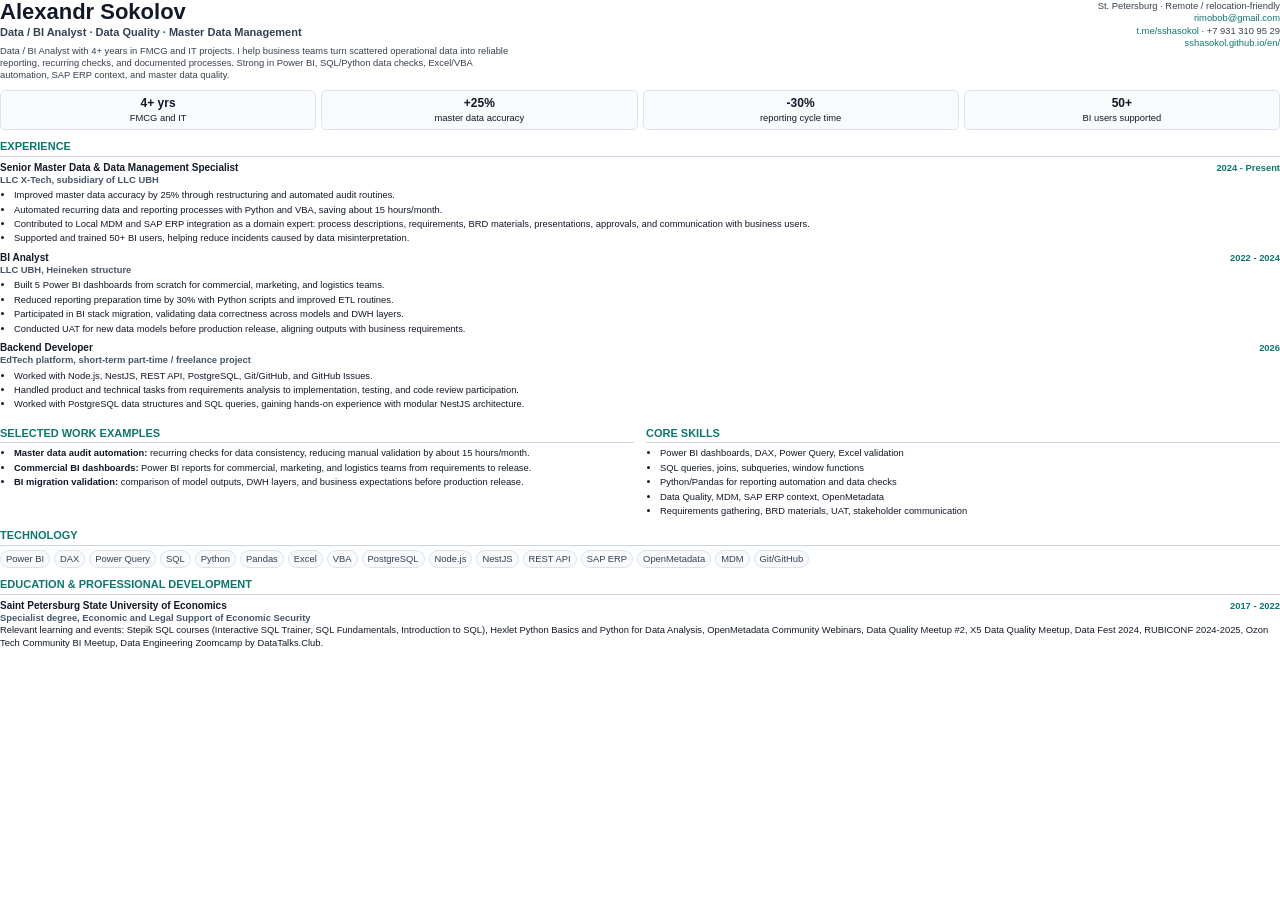
<file: assets/pdf-source/cv-en.html>
<!DOCTYPE html>
<html lang="en">
<head>
    <meta charset="UTF-8">
    <title>Alexandr Sokolov CV</title>
    <style>
        @page { size: A4; margin: 10mm; }
        * { box-sizing: border-box; }
        body {
            margin: 0;
            color: #111827;
            font-family: Arial, Helvetica, sans-serif;
            font-size: 9.4px;
            line-height: 1.32;
        }
        h1, h2, h3, p { margin: 0; }
        h1 { font-size: 22px; line-height: 1.05; }
        h2 {
            margin: 9px 0 4px;
            padding-bottom: 2px;
            border-bottom: 1px solid #cbd5e1;
            color: #0f766e;
            font-size: 11px;
            text-transform: uppercase;
        }
        h3 { font-size: 10px; }
        ul { margin: 3px 0 0; padding-left: 14px; }
        li { margin-bottom: 2px; }
        .top {
            display: grid;
            grid-template-columns: 1fr auto;
            gap: 12px;
            align-items: start;
            margin-bottom: 8px;
        }
        .title { margin-top: 2px; color: #334155; font-size: 11px; font-weight: 700; }
        .summary { margin-top: 5px; max-width: 520px; color: #374151; }
        .contacts { text-align: right; color: #374151; }
        .contacts a { color: #0f766e; text-decoration: none; }
        .metrics {
            display: grid;
            grid-template-columns: repeat(4, 1fr);
            gap: 5px;
            margin: 7px 0 8px;
        }
        .metric {
            padding: 5px;
            border: 1px solid #dbe3ee;
            border-radius: 5px;
            background: #f8fafc;
            text-align: center;
        }
        .metric strong { display: block; font-size: 12px; }
        .row {
            display: grid;
            grid-template-columns: 1fr auto;
            gap: 8px;
            align-items: baseline;
        }
        .meta { color: #475569; font-weight: 700; }
        .date { color: #0f766e; font-weight: 700; white-space: nowrap; }
        .tags { display: flex; flex-wrap: wrap; gap: 4px; margin-top: 4px; }
        .tag {
            padding: 2px 5px;
            border: 1px solid #dbe3ee;
            border-radius: 999px;
            background: #f8fafc;
            color: #334155;
        }
        .columns { display: grid; grid-template-columns: 1fr 1fr; gap: 12px; }
        .job { margin-bottom: 6px; }
    </style>
</head>
<body>
    <section class="top">
        <div>
            <h1>Alexandr Sokolov</h1>
            <p class="title">Data / BI Analyst · Data Quality · Master Data Management</p>
            <p class="summary">Data / BI Analyst with 4+ years in FMCG and IT projects. I help business teams turn scattered operational data into reliable reporting, recurring checks, and documented processes. Strong in Power BI, SQL/Python data checks, Excel/VBA automation, SAP ERP context, and master data quality.</p>
        </div>
        <div class="contacts">
            <p>St. Petersburg · Remote / relocation-friendly</p>
            <p><a href="mailto:rimobob@gmail.com">rimobob@gmail.com</a></p>
            <p><a href="https://t.me/sshasokol">t.me/sshasokol</a> · +7 931 310 95 29</p>
            <p><a href="https://sshasokol.github.io/en/">sshasokol.github.io/en/</a></p>
        </div>
    </section>

    <section class="metrics">
        <div class="metric"><strong>4+ yrs</strong>FMCG and IT</div>
        <div class="metric"><strong>+25%</strong>master data accuracy</div>
        <div class="metric"><strong>-30%</strong>reporting cycle time</div>
        <div class="metric"><strong>50+</strong>BI users supported</div>
    </section>

    <h2>Experience</h2>
    <section class="job">
        <div class="row">
            <div><h3>Senior Master Data & Data Management Specialist</h3><p class="meta">LLC X-Tech, subsidiary of LLC UBH</p></div>
            <p class="date">2024 - Present</p>
        </div>
        <ul>
            <li>Improved master data accuracy by 25% through restructuring and automated audit routines.</li>
            <li>Automated recurring data and reporting processes with Python and VBA, saving about 15 hours/month.</li>
            <li>Contributed to Local MDM and SAP ERP integration as a domain expert: process descriptions, requirements, BRD materials, presentations, approvals, and communication with business users.</li>
            <li>Supported and trained 50+ BI users, helping reduce incidents caused by data misinterpretation.</li>
        </ul>
    </section>

    <section class="job">
        <div class="row">
            <div><h3>BI Analyst</h3><p class="meta">LLC UBH, Heineken structure</p></div>
            <p class="date">2022 - 2024</p>
        </div>
        <ul>
            <li>Built 5 Power BI dashboards from scratch for commercial, marketing, and logistics teams.</li>
            <li>Reduced reporting preparation time by 30% with Python scripts and improved ETL routines.</li>
            <li>Participated in BI stack migration, validating data correctness across models and DWH layers.</li>
            <li>Conducted UAT for new data models before production release, aligning outputs with business requirements.</li>
        </ul>
    </section>

    <section class="job">
        <div class="row">
            <div><h3>Backend Developer</h3><p class="meta">EdTech platform, short-term part-time / freelance project</p></div>
            <p class="date">2026</p>
        </div>
        <ul>
            <li>Worked with Node.js, NestJS, REST API, PostgreSQL, Git/GitHub, and GitHub Issues.</li>
            <li>Handled product and technical tasks from requirements analysis to implementation, testing, and code review participation.</li>
            <li>Worked with PostgreSQL data structures and SQL queries, gaining hands-on experience with modular NestJS architecture.</li>
        </ul>
    </section>

    <div class="columns">
        <section>
            <h2>Selected Work Examples</h2>
            <ul>
                <li><strong>Master data audit automation:</strong> recurring checks for data consistency, reducing manual validation by about 15 hours/month.</li>
                <li><strong>Commercial BI dashboards:</strong> Power BI reports for commercial, marketing, and logistics teams from requirements to release.</li>
                <li><strong>BI migration validation:</strong> comparison of model outputs, DWH layers, and business expectations before production release.</li>
            </ul>
        </section>
        <section>
            <h2>Core Skills</h2>
            <ul>
                <li>Power BI dashboards, DAX, Power Query, Excel validation</li>
                <li>SQL queries, joins, subqueries, window functions</li>
                <li>Python/Pandas for reporting automation and data checks</li>
                <li>Data Quality, MDM, SAP ERP context, OpenMetadata</li>
                <li>Requirements gathering, BRD materials, UAT, stakeholder communication</li>
            </ul>
        </section>
    </div>

    <h2>Technology</h2>
    <div class="tags">
        <span class="tag">Power BI</span><span class="tag">DAX</span><span class="tag">Power Query</span><span class="tag">SQL</span><span class="tag">Python</span><span class="tag">Pandas</span><span class="tag">Excel</span><span class="tag">VBA</span><span class="tag">PostgreSQL</span><span class="tag">Node.js</span><span class="tag">NestJS</span><span class="tag">REST API</span><span class="tag">SAP ERP</span><span class="tag">OpenMetadata</span><span class="tag">MDM</span><span class="tag">Git/GitHub</span>
    </div>

    <h2>Education & Professional Development</h2>
    <div class="row">
        <div><h3>Saint Petersburg State University of Economics</h3><p class="meta">Specialist degree, Economic and Legal Support of Economic Security</p></div>
        <p class="date">2017 - 2022</p>
    </div>
    <p>Relevant learning and events: Stepik SQL courses (Interactive SQL Trainer, SQL Fundamentals, Introduction to SQL), Hexlet Python Basics and Python for Data Analysis, OpenMetadata Community Webinars, Data Quality Meetup #2, X5 Data Quality Meetup, Data Fest 2024, RUBICONF 2024-2025, Ozon Tech Community BI Meetup, Data Engineering Zoomcamp by DataTalks.Club.</p>
</body>
</html>
</file>
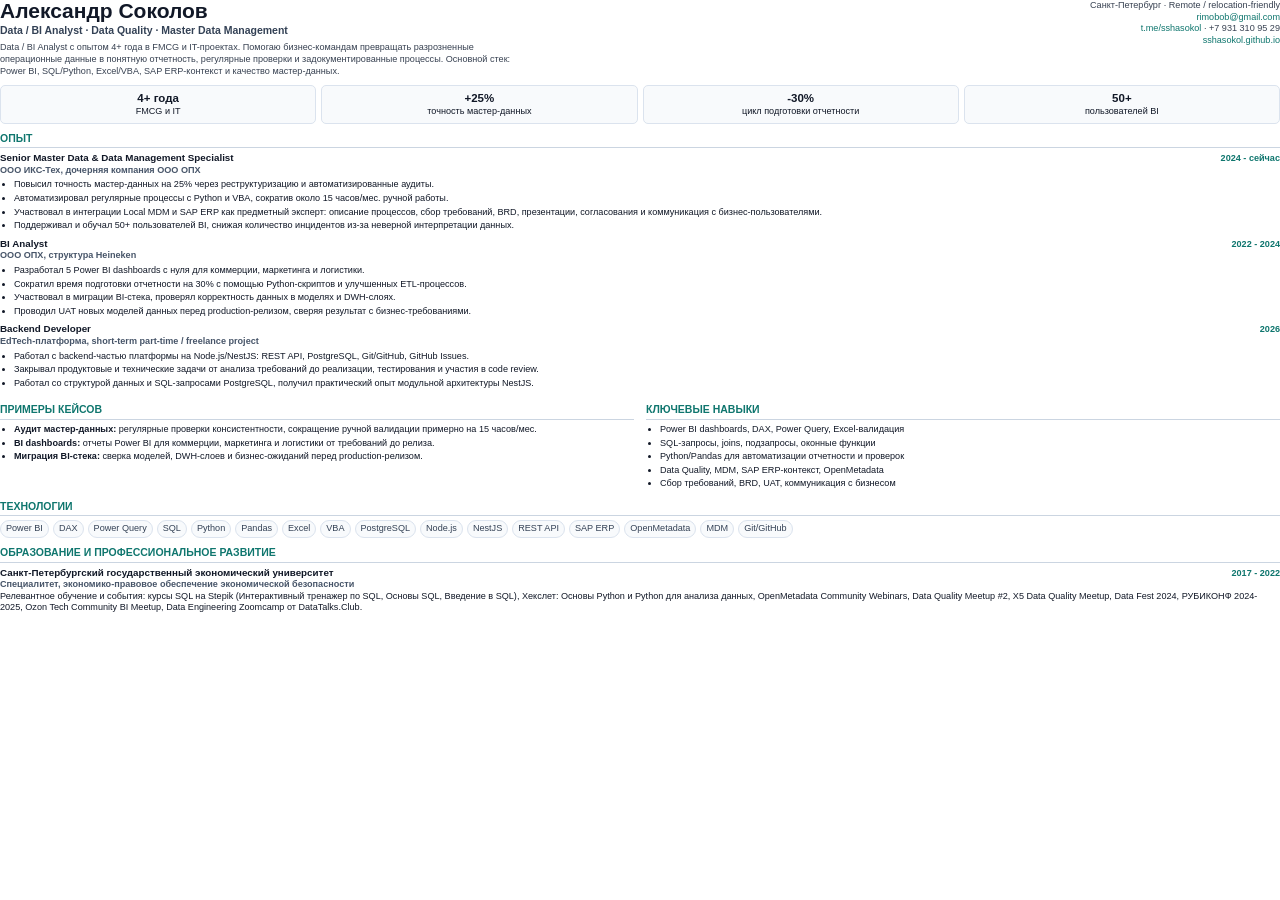
<file: assets/pdf-source/cv-ru.html>
<!DOCTYPE html>
<html lang="ru">
<head>
    <meta charset="UTF-8">
    <title>Александр Соколов CV</title>
    <style>
        @page { size: A4; margin: 10mm; }
        * { box-sizing: border-box; }
        body {
            margin: 0;
            color: #111827;
            font-family: Arial, Helvetica, sans-serif;
            font-size: 9.1px;
            line-height: 1.28;
        }
        h1, h2, h3, p { margin: 0; }
        h1 { font-size: 21px; line-height: 1.05; }
        h2 {
            margin: 8px 0 4px;
            padding-bottom: 2px;
            border-bottom: 1px solid #cbd5e1;
            color: #0f766e;
            font-size: 10.5px;
            text-transform: uppercase;
        }
        h3 { font-size: 9.8px; }
        ul { margin: 3px 0 0; padding-left: 14px; }
        li { margin-bottom: 2px; }
        .top {
            display: grid;
            grid-template-columns: 1fr auto;
            gap: 12px;
            align-items: start;
            margin-bottom: 8px;
        }
        .title { margin-top: 2px; color: #334155; font-size: 10.5px; font-weight: 700; }
        .summary { margin-top: 5px; max-width: 520px; color: #374151; }
        .contacts { text-align: right; color: #374151; }
        .contacts a { color: #0f766e; text-decoration: none; }
        .metrics {
            display: grid;
            grid-template-columns: repeat(4, 1fr);
            gap: 5px;
            margin: 7px 0 8px;
        }
        .metric {
            padding: 5px;
            border: 1px solid #dbe3ee;
            border-radius: 5px;
            background: #f8fafc;
            text-align: center;
        }
        .metric strong { display: block; font-size: 11.5px; }
        .row {
            display: grid;
            grid-template-columns: 1fr auto;
            gap: 8px;
            align-items: baseline;
        }
        .meta { color: #475569; font-weight: 700; }
        .date { color: #0f766e; font-weight: 700; white-space: nowrap; }
        .tags { display: flex; flex-wrap: wrap; gap: 4px; margin-top: 4px; }
        .tag {
            padding: 2px 5px;
            border: 1px solid #dbe3ee;
            border-radius: 999px;
            background: #f8fafc;
            color: #334155;
        }
        .columns { display: grid; grid-template-columns: 1fr 1fr; gap: 12px; }
        .job { margin-bottom: 6px; }
    </style>
</head>
<body>
    <section class="top">
        <div>
            <h1>Александр Соколов</h1>
            <p class="title">Data / BI Analyst · Data Quality · Master Data Management</p>
            <p class="summary">Data / BI Analyst с опытом 4+ года в FMCG и IT-проектах. Помогаю бизнес-командам превращать разрозненные операционные данные в понятную отчетность, регулярные проверки и задокументированные процессы. Основной стек: Power BI, SQL/Python, Excel/VBA, SAP ERP-контекст и качество мастер-данных.</p>
        </div>
        <div class="contacts">
            <p>Санкт-Петербург · Remote / relocation-friendly</p>
            <p><a href="mailto:rimobob@gmail.com">rimobob@gmail.com</a></p>
            <p><a href="https://t.me/sshasokol">t.me/sshasokol</a> · +7 931 310 95 29</p>
            <p><a href="https://sshasokol.github.io/">sshasokol.github.io</a></p>
        </div>
    </section>

    <section class="metrics">
        <div class="metric"><strong>4+ года</strong>FMCG и IT</div>
        <div class="metric"><strong>+25%</strong>точность мастер-данных</div>
        <div class="metric"><strong>-30%</strong>цикл подготовки отчетности</div>
        <div class="metric"><strong>50+</strong>пользователей BI</div>
    </section>

    <h2>Опыт</h2>
    <section class="job">
        <div class="row">
            <div><h3>Senior Master Data & Data Management Specialist</h3><p class="meta">ООО ИКС-Тех, дочерняя компания ООО ОПХ</p></div>
            <p class="date">2024 - сейчас</p>
        </div>
        <ul>
            <li>Повысил точность мастер-данных на 25% через реструктуризацию и автоматизированные аудиты.</li>
            <li>Автоматизировал регулярные процессы с Python и VBA, сократив около 15 часов/мес. ручной работы.</li>
            <li>Участвовал в интеграции Local MDM и SAP ERP как предметный эксперт: описание процессов, сбор требований, BRD, презентации, согласования и коммуникация с бизнес-пользователями.</li>
            <li>Поддерживал и обучал 50+ пользователей BI, снижая количество инцидентов из-за неверной интерпретации данных.</li>
        </ul>
    </section>

    <section class="job">
        <div class="row">
            <div><h3>BI Analyst</h3><p class="meta">ООО ОПХ, структура Heineken</p></div>
            <p class="date">2022 - 2024</p>
        </div>
        <ul>
            <li>Разработал 5 Power BI dashboards с нуля для коммерции, маркетинга и логистики.</li>
            <li>Сократил время подготовки отчетности на 30% с помощью Python-скриптов и улучшенных ETL-процессов.</li>
            <li>Участвовал в миграции BI-стека, проверял корректность данных в моделях и DWH-слоях.</li>
            <li>Проводил UAT новых моделей данных перед production-релизом, сверяя результат с бизнес-требованиями.</li>
        </ul>
    </section>

    <section class="job">
        <div class="row">
            <div><h3>Backend Developer</h3><p class="meta">EdTech-платформа, short-term part-time / freelance project</p></div>
            <p class="date">2026</p>
        </div>
        <ul>
            <li>Работал с backend-частью платформы на Node.js/NestJS: REST API, PostgreSQL, Git/GitHub, GitHub Issues.</li>
            <li>Закрывал продуктовые и технические задачи от анализа требований до реализации, тестирования и участия в code review.</li>
            <li>Работал со структурой данных и SQL-запросами PostgreSQL, получил практический опыт модульной архитектуры NestJS.</li>
        </ul>
    </section>

    <div class="columns">
        <section>
            <h2>Примеры кейсов</h2>
            <ul>
                <li><strong>Аудит мастер-данных:</strong> регулярные проверки консистентности, сокращение ручной валидации примерно на 15 часов/мес.</li>
                <li><strong>BI dashboards:</strong> отчеты Power BI для коммерции, маркетинга и логистики от требований до релиза.</li>
                <li><strong>Миграция BI-стека:</strong> сверка моделей, DWH-слоев и бизнес-ожиданий перед production-релизом.</li>
            </ul>
        </section>
        <section>
            <h2>Ключевые навыки</h2>
            <ul>
                <li>Power BI dashboards, DAX, Power Query, Excel-валидация</li>
                <li>SQL-запросы, joins, подзапросы, оконные функции</li>
                <li>Python/Pandas для автоматизации отчетности и проверок</li>
                <li>Data Quality, MDM, SAP ERP-контекст, OpenMetadata</li>
                <li>Сбор требований, BRD, UAT, коммуникация с бизнесом</li>
            </ul>
        </section>
    </div>

    <h2>Технологии</h2>
    <div class="tags">
        <span class="tag">Power BI</span><span class="tag">DAX</span><span class="tag">Power Query</span><span class="tag">SQL</span><span class="tag">Python</span><span class="tag">Pandas</span><span class="tag">Excel</span><span class="tag">VBA</span><span class="tag">PostgreSQL</span><span class="tag">Node.js</span><span class="tag">NestJS</span><span class="tag">REST API</span><span class="tag">SAP ERP</span><span class="tag">OpenMetadata</span><span class="tag">MDM</span><span class="tag">Git/GitHub</span>
    </div>

    <h2>Образование и профессиональное развитие</h2>
    <div class="row">
        <div><h3>Санкт-Петербургский государственный экономический университет</h3><p class="meta">Специалитет, экономико-правовое обеспечение экономической безопасности</p></div>
        <p class="date">2017 - 2022</p>
    </div>
    <p>Релевантное обучение и события: курсы SQL на Stepik (Интерактивный тренажер по SQL, Основы SQL, Введение в SQL), Хекслет: Основы Python и Python для анализа данных, OpenMetadata Community Webinars, Data Quality Meetup #2, X5 Data Quality Meetup, Data Fest 2024, РУБИКОНФ 2024-2025, Ozon Tech Community BI Meetup, Data Engineering Zoomcamp от DataTalks.Club.</p>
</body>
</html>
</file>
<file: assets/css/style.css>
:root {
    --bg: #eef2f6;
    --surface: #ffffff;
    --surface-soft: #f7f9fc;
    --text: #172033;
    --muted: #5f6b7a;
    --line: #dbe3ee;
    --accent: #0f766e;
    --accent-strong: #0b5f59;
    --accent-soft: #dff5f1;
    --gold: #b7791f;
    --gold-soft: #fff4d6;
    --shadow: 0 24px 70px rgba(22, 32, 51, 0.12);
}

* {
    box-sizing: border-box;
    margin: 0;
    padding: 0;
}

html {
    scroll-behavior: smooth;
}

body {
    min-height: 100vh;
    background:
        radial-gradient(circle at top left, rgba(15, 118, 110, 0.12), transparent 34rem),
        linear-gradient(135deg, #f6f8fb 0%, var(--bg) 100%);
    color: var(--text);
    font-family: Inter, -apple-system, BlinkMacSystemFont, "Segoe UI", sans-serif;
    line-height: 1.6;
    padding: 32px 18px;
}

body.dark-mode {
    --bg: #111827;
    --surface: #182230;
    --surface-soft: #111827;
    --text: #f8fafc;
    --muted: #c7d2df;
    --line: #334155;
    --accent: #5eead4;
    --accent-strong: #99f6e4;
    --accent-soft: rgba(94, 234, 212, 0.12);
    --gold: #f8d67a;
    --gold-soft: rgba(248, 214, 122, 0.12);
    --shadow: 0 24px 70px rgba(0, 0, 0, 0.35);
    background:
        radial-gradient(circle at top left, rgba(94, 234, 212, 0.12), transparent 34rem),
        #0f172a;
}

a {
    color: inherit;
    text-decoration: none;
}

a:hover {
    color: var(--accent-strong);
}

a:focus-visible,
button:focus-visible {
    outline: 3px solid rgba(15, 118, 110, 0.35);
    outline-offset: 3px;
}

.page {
    max-width: 1040px;
    margin: 0 auto;
}

.resume-card {
    position: relative;
    overflow: hidden;
    background: var(--surface);
    border: 1px solid rgba(255, 255, 255, 0.55);
    border-radius: 18px;
    box-shadow: var(--shadow);
}

.top-actions {
    position: absolute;
    top: 22px;
    right: 22px;
    z-index: 3;
    display: flex;
    gap: 10px;
    align-items: center;
}

.theme-toggle,
.action-btn,
.lang-btn {
    min-height: 38px;
    border: 1px solid var(--line);
    border-radius: 999px;
    background: rgba(255, 255, 255, 0.86);
    color: #172033;
    cursor: pointer;
    font: inherit;
    font-size: 0.86rem;
    font-weight: 700;
    line-height: 1;
    box-shadow: 0 10px 24px rgba(22, 32, 51, 0.08);
}

body.dark-mode .theme-toggle,
body.dark-mode .lang-btn {
    background: rgba(24, 34, 48, 0.9);
    color: var(--text);
}

.theme-toggle {
    width: 38px;
}

.action-btn {
    display: inline-flex;
    align-items: center;
    justify-content: center;
    padding: 0 13px;
}

.theme-toggle svg {
    display: block;
    width: 18px;
    height: 18px;
    margin: auto;
    stroke: currentColor;
    stroke-width: 2;
    fill: none;
}

.lang-switcher {
    display: flex;
    gap: 4px;
    padding: 3px;
    border: 1px solid var(--line);
    border-radius: 999px;
    background: rgba(255, 255, 255, 0.58);
}

body.dark-mode .lang-switcher {
    background: rgba(15, 23, 42, 0.78);
}

.lang-btn {
    display: inline-flex;
    align-items: center;
    padding: 0 13px;
    box-shadow: none;
}

.lang-btn.active {
    background: var(--accent);
    border-color: var(--accent);
    color: white;
}

.hero {
    display: grid;
    grid-template-columns: minmax(0, 1fr) 220px;
    gap: 44px;
    padding: 74px 58px 34px;
}

.eyebrow {
    color: var(--accent-strong);
    font-size: 0.82rem;
    font-weight: 800;
    letter-spacing: 0;
    text-transform: uppercase;
}

.name {
    margin-top: 12px;
    color: var(--text);
    font-size: 3.25rem;
    font-weight: 850;
    line-height: 1.02;
}

.title {
    margin-top: 12px;
    color: var(--muted);
    font-size: 1.16rem;
    font-weight: 700;
}

.tagline {
    max-width: 700px;
    margin-top: 20px;
    color: var(--muted);
    font-size: 1.05rem;
}

.hero-aside {
    display: flex;
    flex-direction: column;
    gap: 14px;
    align-items: center;
    width: 220px;
}

.avatar {
    display: grid;
    width: 100%;
    min-height: 86px;
    place-items: center;
    border: 1px solid rgba(15, 118, 110, 0.26);
    border-radius: 18px;
    background:
        linear-gradient(145deg, rgba(15, 118, 110, 0.18), rgba(183, 121, 31, 0.13)),
        var(--surface-soft);
    color: var(--accent-strong);
    font-size: 2.8rem;
    font-weight: 850;
    box-shadow: 0 16px 36px rgba(15, 118, 110, 0.14);
}

.availability {
    width: 100%;
    padding: 14px;
    border: 1px solid var(--line);
    border-radius: 14px;
    background: var(--surface-soft);
    color: var(--muted);
    font-size: 0.92rem;
    text-align: center;
}

.contact-bar {
    display: grid;
    grid-template-columns: repeat(5, minmax(0, 1fr));
    gap: 10px;
    padding: 0 58px 42px;
}

.contact-item {
    display: flex;
    gap: 8px;
    align-items: center;
    justify-content: center;
    min-height: 48px;
    padding: 11px 12px;
    border: 1px solid var(--line);
    border-radius: 12px;
    background: var(--surface-soft);
    color: var(--muted);
    font-size: 0.92rem;
    font-weight: 700;
    text-align: center;
}

.contact-button {
    cursor: pointer;
    font: inherit;
}

.contact-item.primary {
    background: var(--accent-soft);
    color: var(--accent-strong);
}

.metrics-grid {
    display: grid;
    grid-template-columns: repeat(4, minmax(0, 1fr));
    border-top: 1px solid var(--line);
    border-bottom: 1px solid var(--line);
    background: var(--surface-soft);
}

.metric {
    padding: 24px 18px;
    border-right: 1px solid var(--line);
    text-align: center;
}

.metric:last-child {
    border-right: 0;
}

.metric-value {
    display: block;
    color: var(--text);
    font-size: 1.55rem;
    font-weight: 850;
    line-height: 1.1;
}

.metric-label {
    display: block;
    margin-top: 7px;
    color: var(--muted);
    font-size: 0.88rem;
}

.content {
    padding: 46px 58px 58px;
}

.section {
    margin-top: 46px;
}

.section:first-child {
    margin-top: 0;
}

.section-title {
    display: flex;
    gap: 12px;
    align-items: center;
    margin-bottom: 20px;
    color: var(--text);
    font-size: 1.32rem;
    font-weight: 850;
}

.section-title::after {
    content: "";
    height: 1px;
    flex: 1;
    background: var(--line);
}

.summary {
    padding: 24px;
    border: 1px solid rgba(15, 118, 110, 0.2);
    border-left: 5px solid var(--accent);
    border-radius: 14px;
    background: var(--accent-soft);
    color: var(--text);
}

.summary p + p {
    margin-top: 12px;
}

.skills-grid {
    display: grid;
    grid-template-columns: repeat(3, minmax(0, 1fr));
    gap: 16px;
}

.skill-card,
.focus-card {
    padding: 20px;
    border: 1px solid var(--line);
    border-radius: 14px;
    background: var(--surface);
}

.skill-card h3,
.focus-card h3 {
    margin-bottom: 12px;
    color: var(--text);
    font-size: 1rem;
}

.skill-card ul,
.focus-card ul,
.job ul {
    padding-left: 20px;
}

.skill-card li,
.focus-card li,
.job li {
    margin-bottom: 8px;
    color: var(--muted);
}

.job {
    padding: 0 0 28px 0;
    border-bottom: 1px solid var(--line);
}

.job + .job {
    margin-top: 28px;
}

.job:last-child {
    border-bottom: 0;
    padding-bottom: 0;
}

.job-head {
    display: flex;
    gap: 18px;
    justify-content: space-between;
    margin-bottom: 14px;
}

.job-title {
    color: var(--text);
    font-size: 1.12rem;
    font-weight: 850;
}

.job-meta {
    margin-top: 4px;
    color: var(--muted);
    font-size: 0.94rem;
    font-weight: 650;
}

.job-date {
    flex: 0 0 auto;
    color: var(--accent-strong);
    font-size: 0.92rem;
    font-weight: 800;
}

.highlight {
    display: inline-block;
    padding: 1px 7px;
    border: 1px solid rgba(183, 121, 31, 0.26);
    border-radius: 999px;
    background: var(--gold-soft);
    color: var(--gold);
    font-weight: 800;
}

.tech-list {
    display: flex;
    flex-wrap: wrap;
    gap: 9px;
}

.tech-tag {
    padding: 8px 12px;
    border: 1px solid var(--line);
    border-radius: 999px;
    background: var(--surface-soft);
    color: var(--muted);
    font-size: 0.88rem;
    font-weight: 750;
}

.focus-grid {
    display: grid;
    grid-template-columns: repeat(3, minmax(0, 1fr));
    gap: 16px;
}

.footer {
    margin-top: 52px;
    padding-top: 28px;
    border-top: 1px solid var(--line);
    color: var(--muted);
    font-size: 0.92rem;
    text-align: center;
}

.fade-in {
    opacity: 0;
    transform: translateY(12px);
    transition: opacity 0.45s ease, transform 0.45s ease;
}

.fade-in.visible {
    opacity: 1;
    transform: translateY(0);
}

@media (prefers-reduced-motion: reduce) {
    html {
        scroll-behavior: auto;
    }

    .fade-in {
        opacity: 1;
        transform: none;
        transition: none;
    }
}

@media (max-width: 860px) {
    body {
        padding: 18px 12px;
    }

    .hero {
        grid-template-columns: 1fr;
        padding: 82px 28px 28px;
    }

    .hero-aside {
        align-items: flex-start;
        width: min(100%, 260px);
    }

    .avatar {
        min-height: 78px;
        font-size: 2.35rem;
    }

    .contact-bar,
    .metrics-grid,
    .skills-grid,
    .focus-grid {
        grid-template-columns: repeat(2, minmax(0, 1fr));
    }

    .contact-bar,
    .content {
        padding-left: 28px;
        padding-right: 28px;
    }

    .metric:nth-child(2) {
        border-right: 0;
    }

    .metric:nth-child(1),
    .metric:nth-child(2) {
        border-bottom: 1px solid var(--line);
    }
}

@media (max-width: 560px) {
    .top-actions {
        top: 14px;
        right: 14px;
    }

    .hero {
        padding: 74px 20px 24px;
        gap: 28px;
    }

    .name {
        font-size: 2.35rem;
    }

    .title,
    .tagline {
        font-size: 1rem;
    }

    .contact-bar,
    .metrics-grid,
    .skills-grid,
    .focus-grid {
        grid-template-columns: 1fr;
    }

    .contact-bar,
    .content {
        padding-left: 20px;
        padding-right: 20px;
    }

    .metric {
        border-right: 0;
        border-bottom: 1px solid var(--line);
    }

    .metric:last-child {
        border-bottom: 0;
    }

    .job-head {
        display: block;
    }

    .job-date {
        margin-top: 4px;
    }
}

@media print {
    body {
        background: white;
        color: black;
        padding: 0;
    }

    .page {
        max-width: none;
    }

    .resume-card {
        border: 0;
        border-radius: 0;
        box-shadow: none;
    }

    .top-actions,
    .contact-button,
    .avatar,
    .availability {
        display: none !important;
    }

    .hero,
    .contact-bar,
    .content {
        padding-left: 24px;
        padding-right: 24px;
    }

    .hero {
        display: block;
        padding-top: 24px;
    }

    .contact-bar,
    .metrics-grid {
        grid-template-columns: repeat(4, 1fr);
    }

    .contact-bar {
        padding-bottom: 18px;
    }

    .summary,
    .skill-card,
    .focus-card,
    .contact-item,
    .tech-tag {
        background: white !important;
        border-color: #d8dee8 !important;
    }

    .fade-in {
        opacity: 1 !important;
        transform: none !important;
    }

    .section {
        margin-top: 28px;
    }

    a {
        color: inherit;
    }
}
</file>
